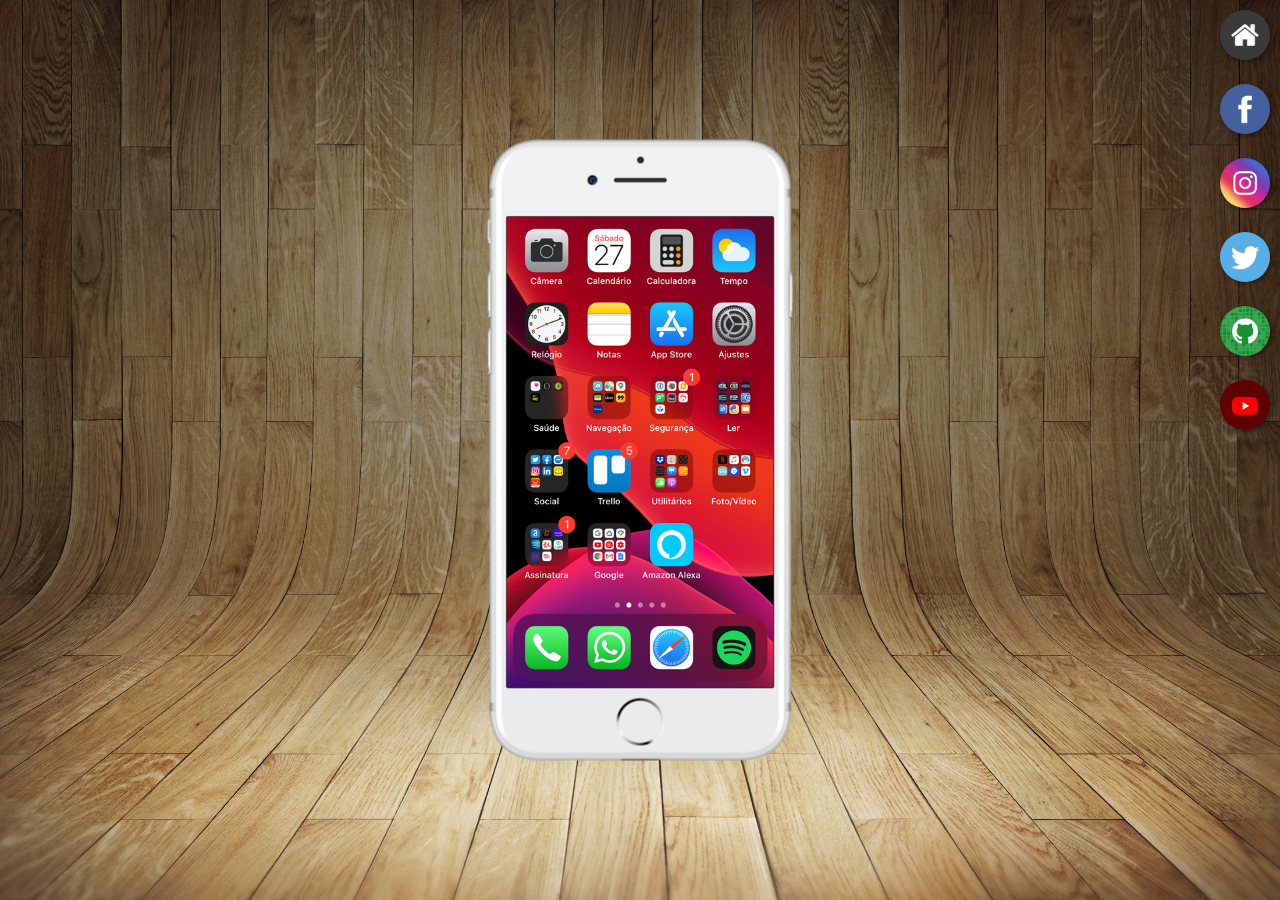
<file: index.html>
<!DOCTYPE html>
<html lang="pt-br">
<head>
    <meta charset="UTF-8">
    <meta http-equiv="X-UA-Compatible" content="IE=edge">
    <meta name="viewport" content="width=device-width, initial-scale=1.0">
    <link rel="shortcut icon" href="favicon.ico" type="image/x-icon">
    <link rel="stylesheet" href="estilos/style.css">
    <title>Redes Sociais</title>
</head>
<body>
    <main>
        <section id="telefone">
            <iframe src="home.html" frameborder="0" name="tela" id="tela">
                Seu navegador não e compativel com iframe!
            </iframe>
        </section>
        <section id="redes-sociais">
            <a href="home.html" target="tela"><img src="imagens/logo-home.jpg" alt=""></a><br>
            <a href="facebook.html" target="tela"><img src="imagens/logo-facebook.jpg" alt=""></a><br>
            <a href="instagram.html" target="tela"><img src="imagens/logo-instagram.jpg" alt=""></a><br>
            <a href="twitter.html" target="tela"><img src="imagens/logo-twitter.jpg" alt=""></a><br>
            <a href="github.html" target="tela"><img src="imagens/logo-github.jpg" alt=""></a><br>
            <a href="youtube.html" target="tela"><img src="imagens/logo-youtube.jpg" alt=""></a>
        </section>
    </main>
</body>
</html>
</file>
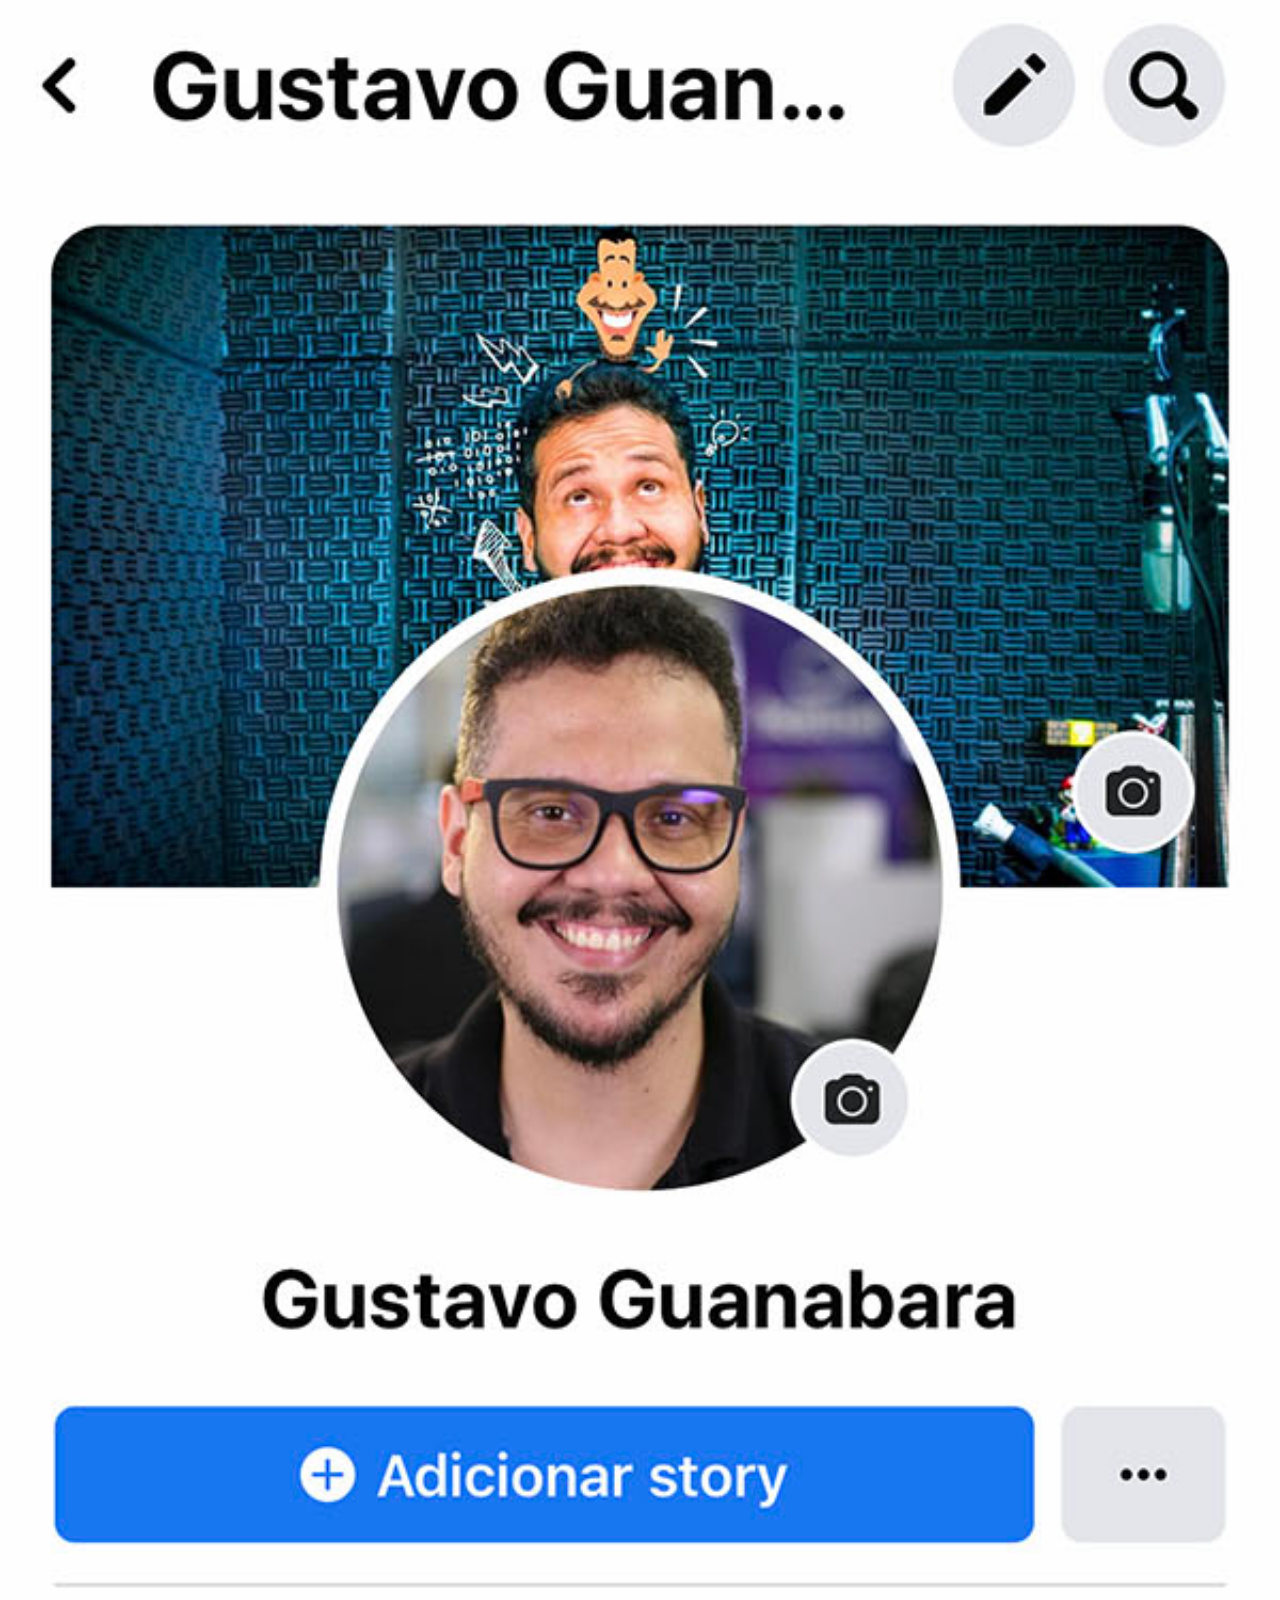
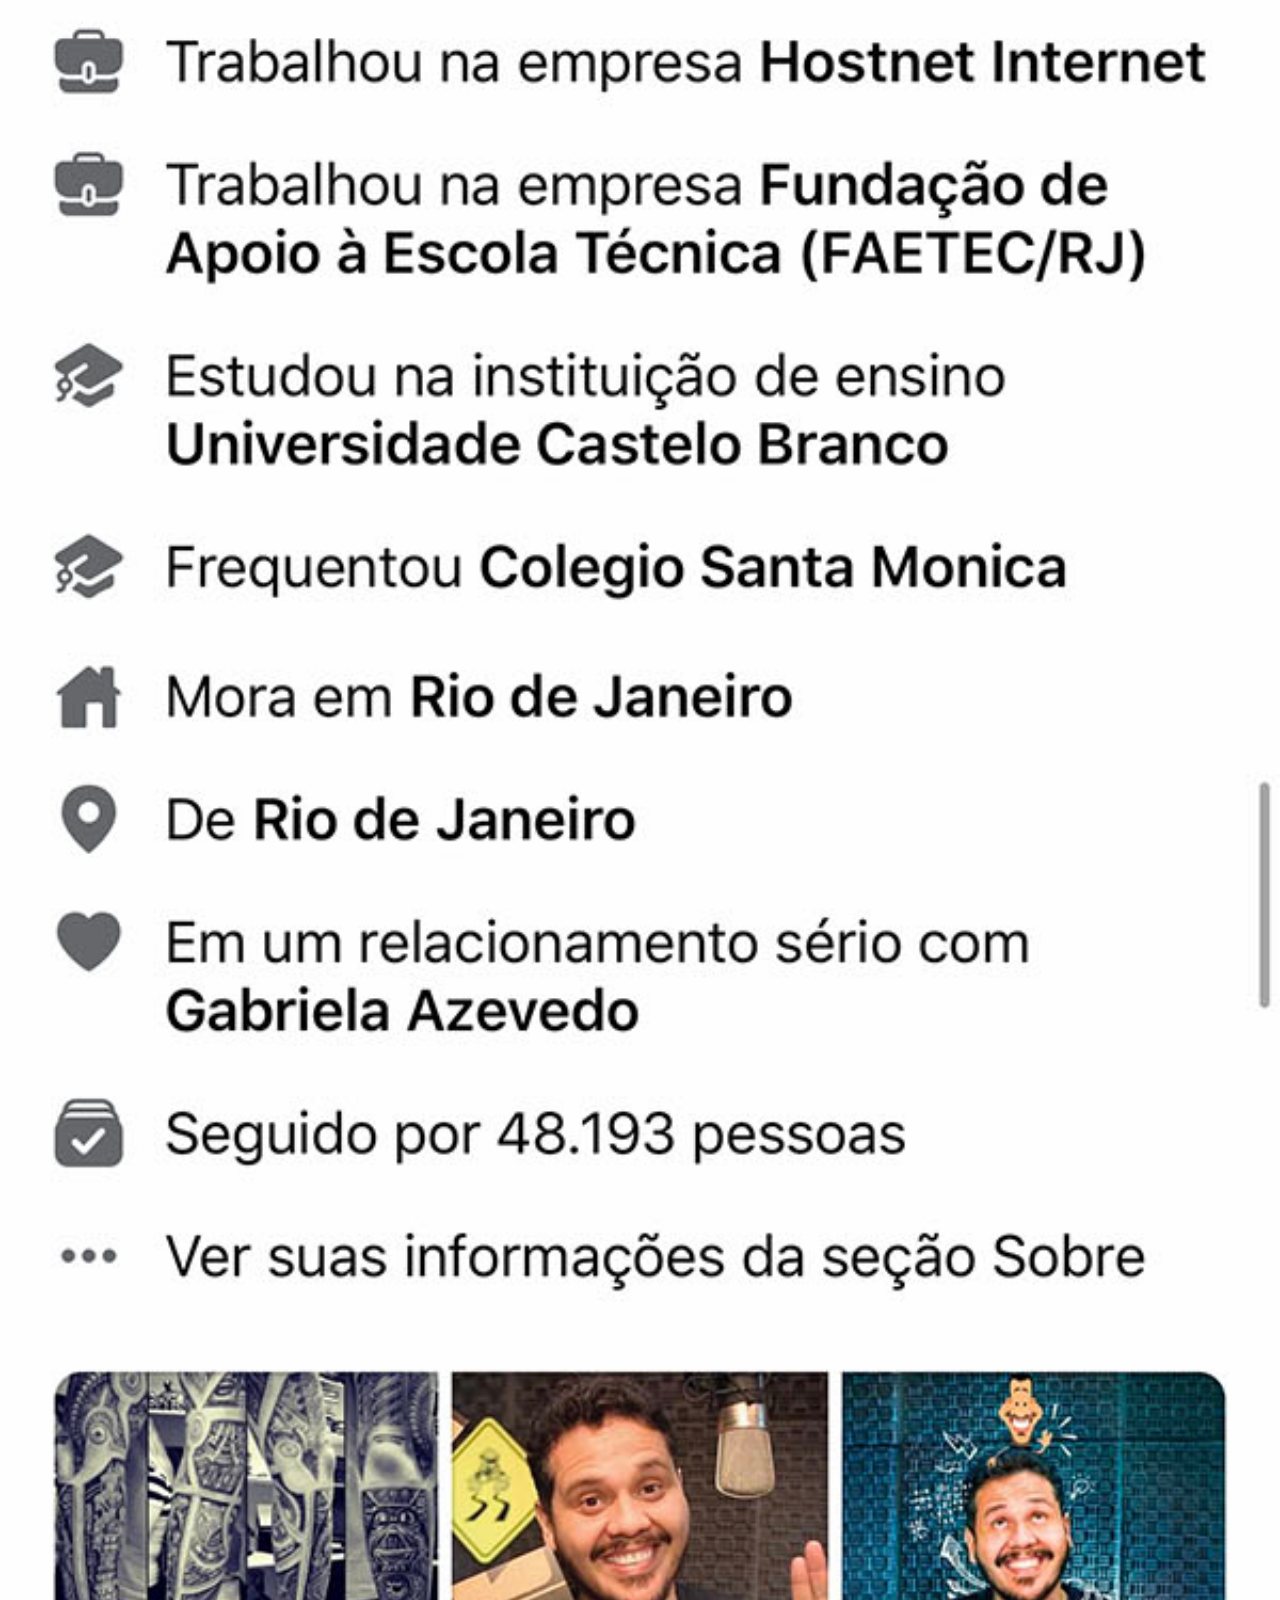
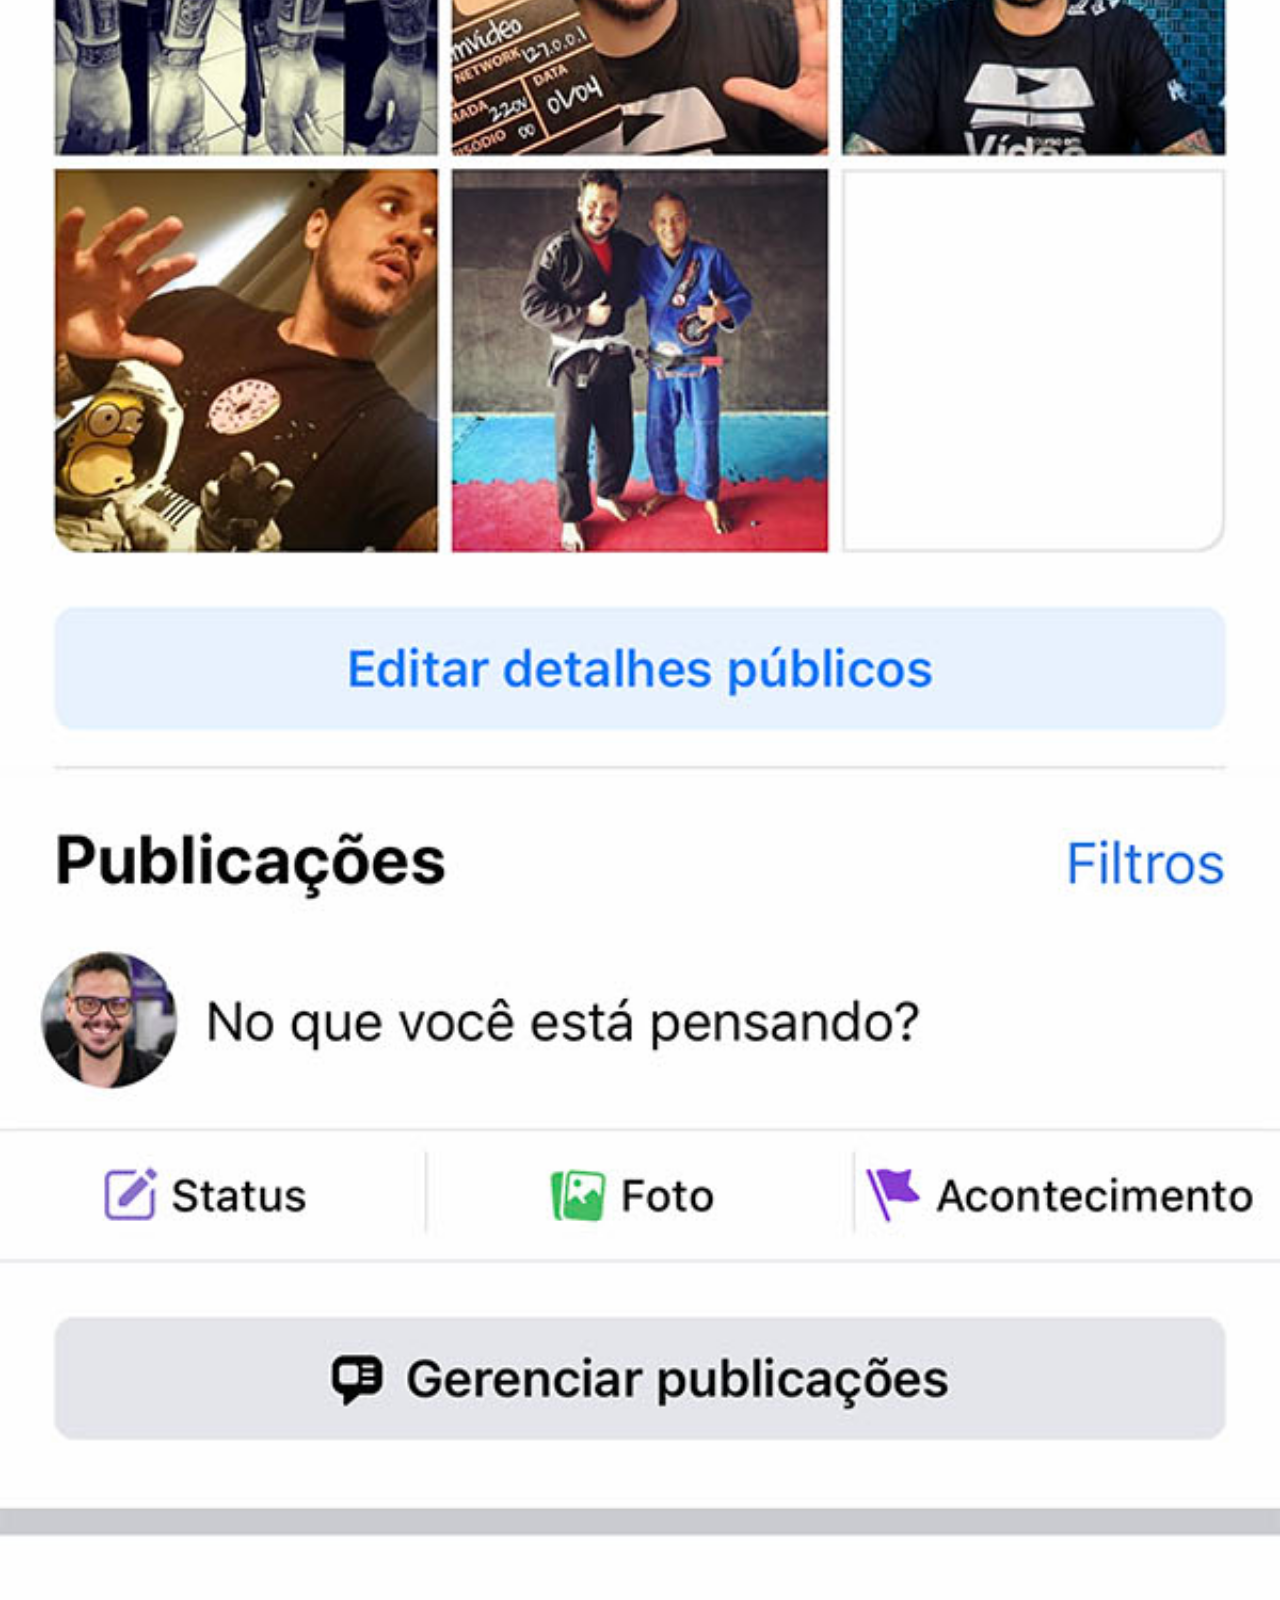
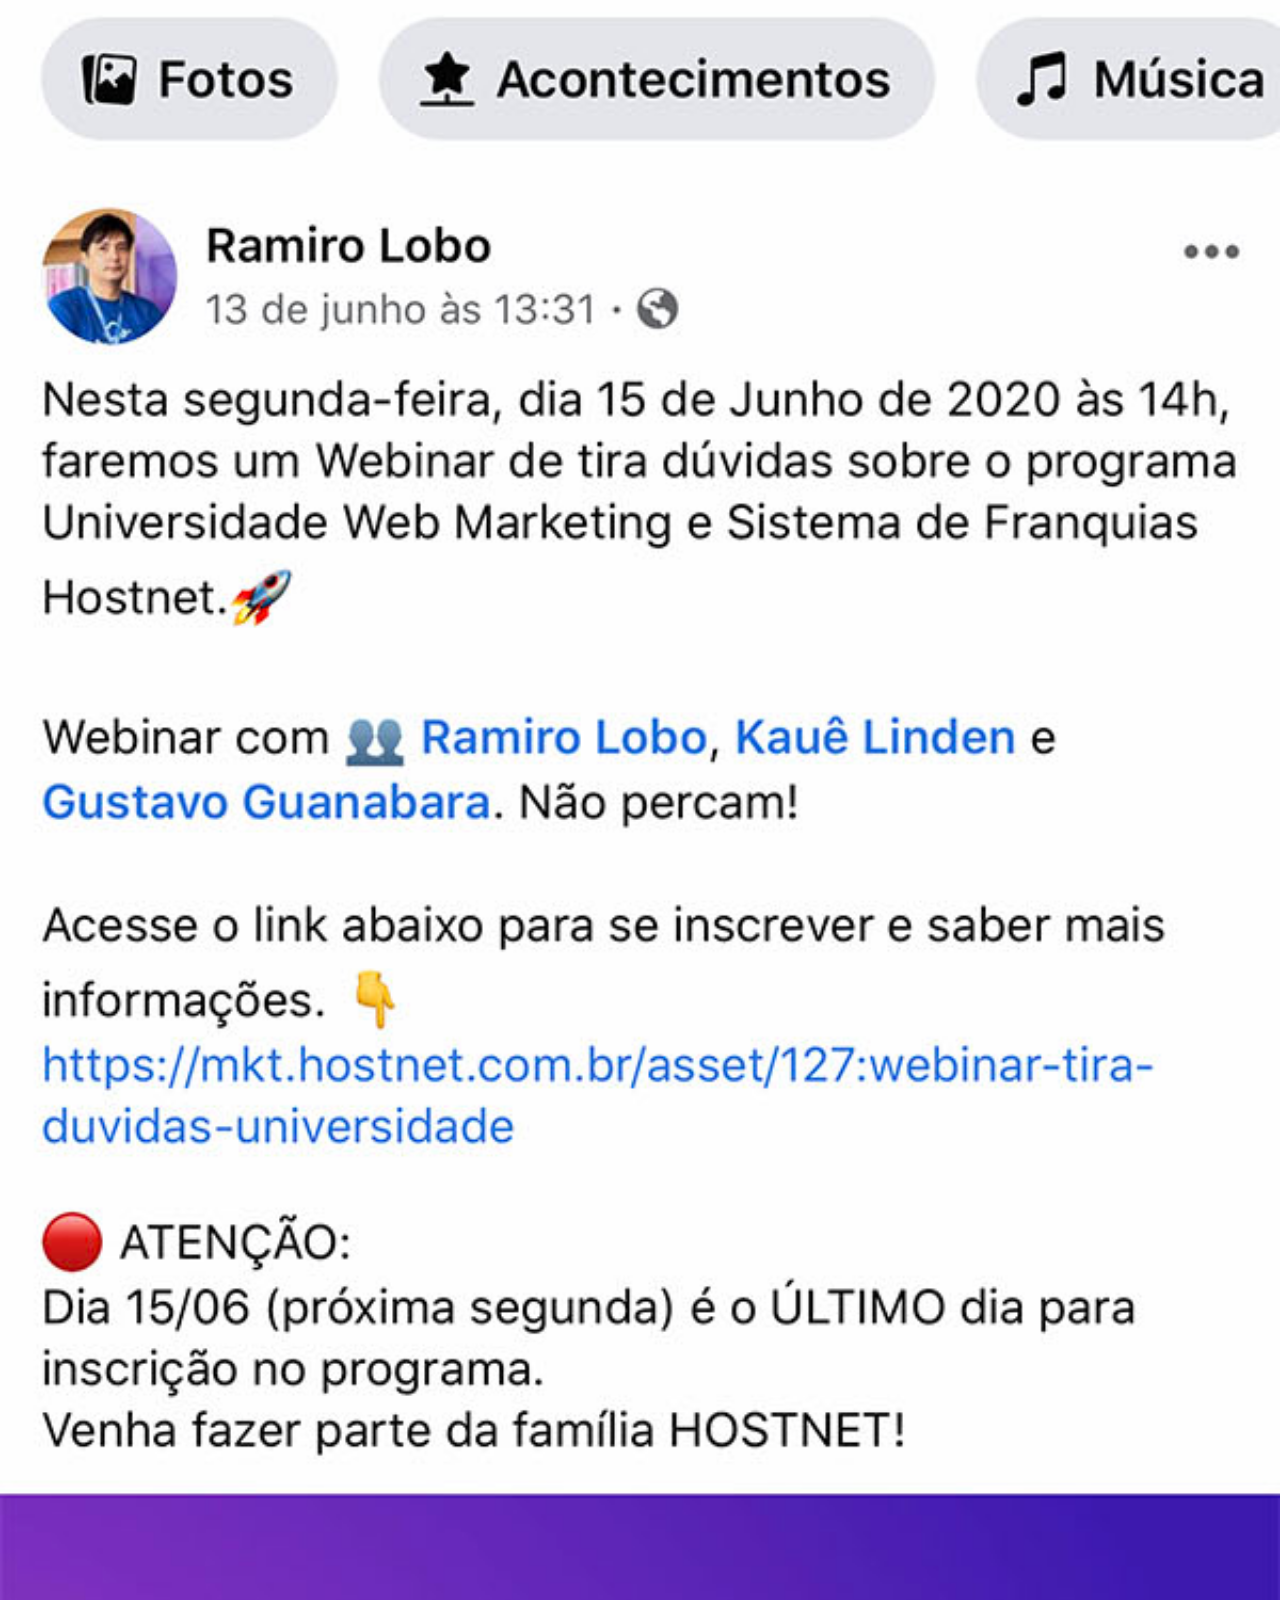
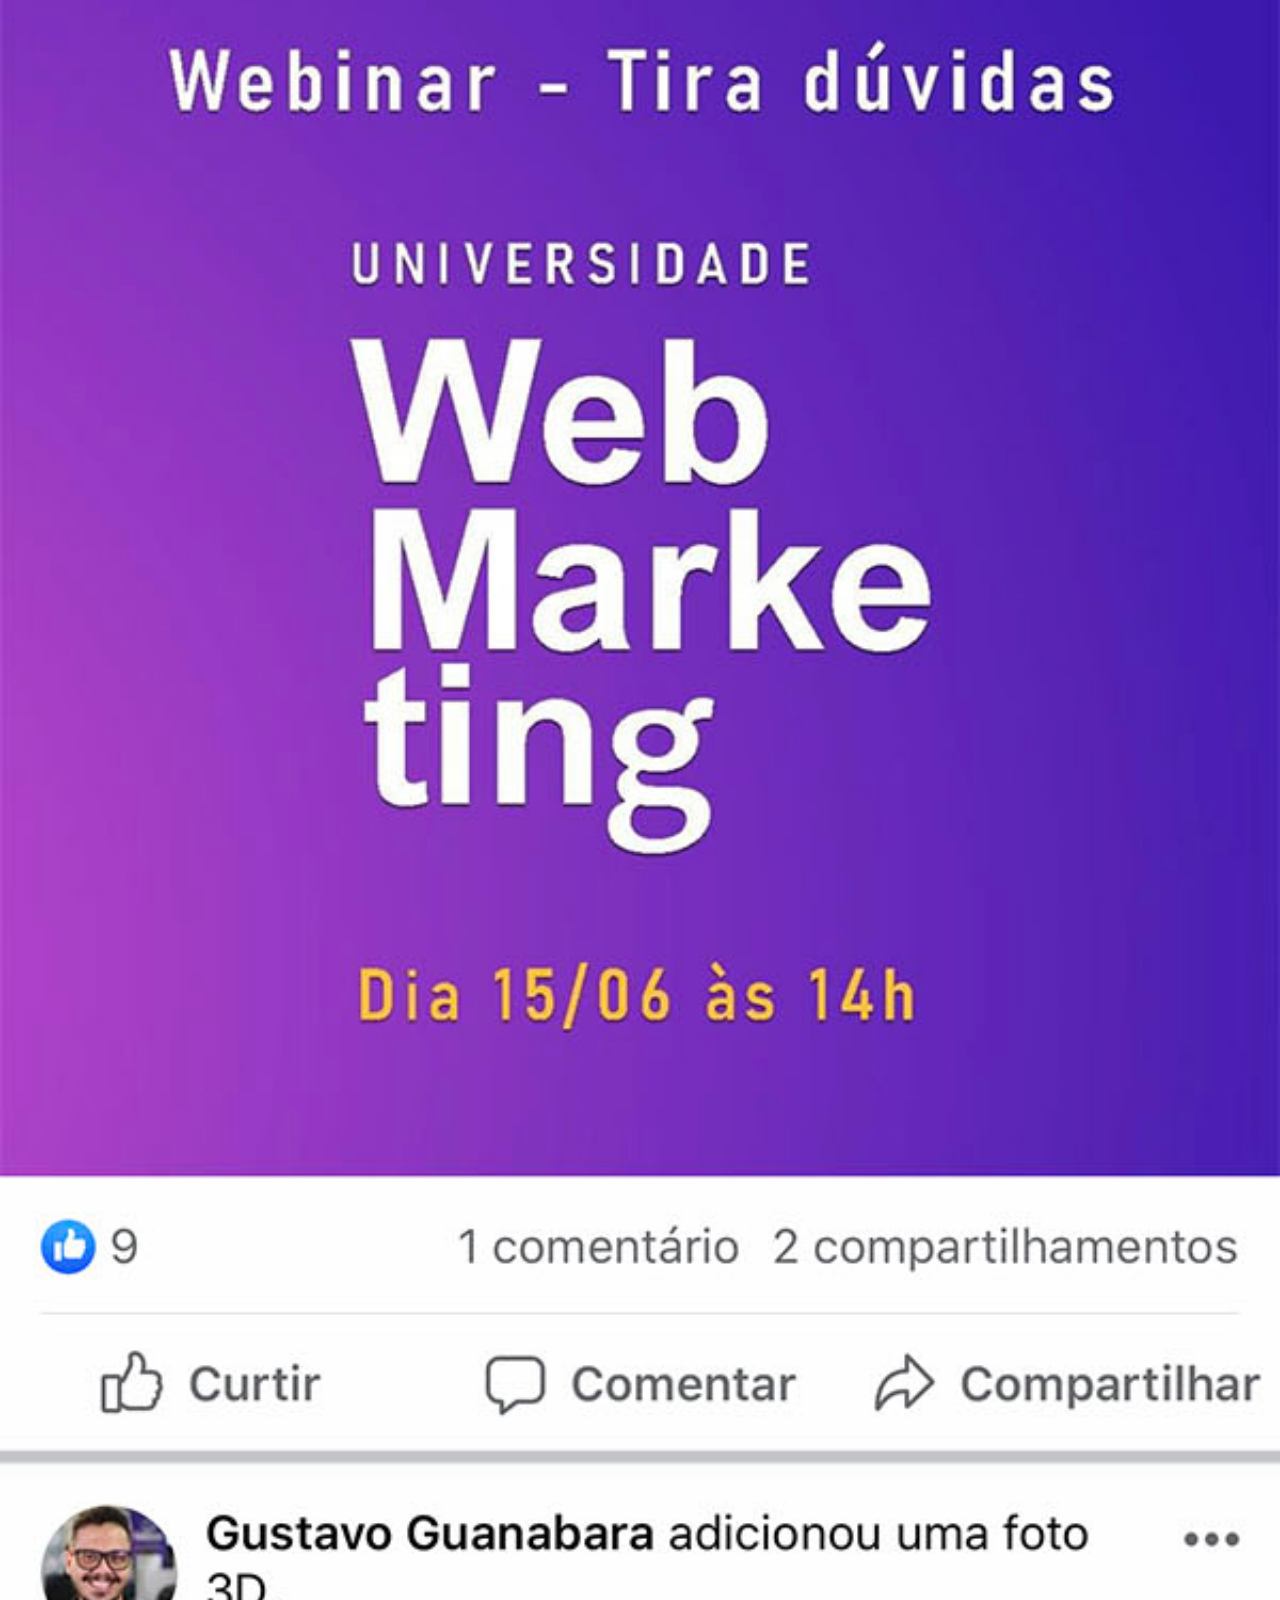
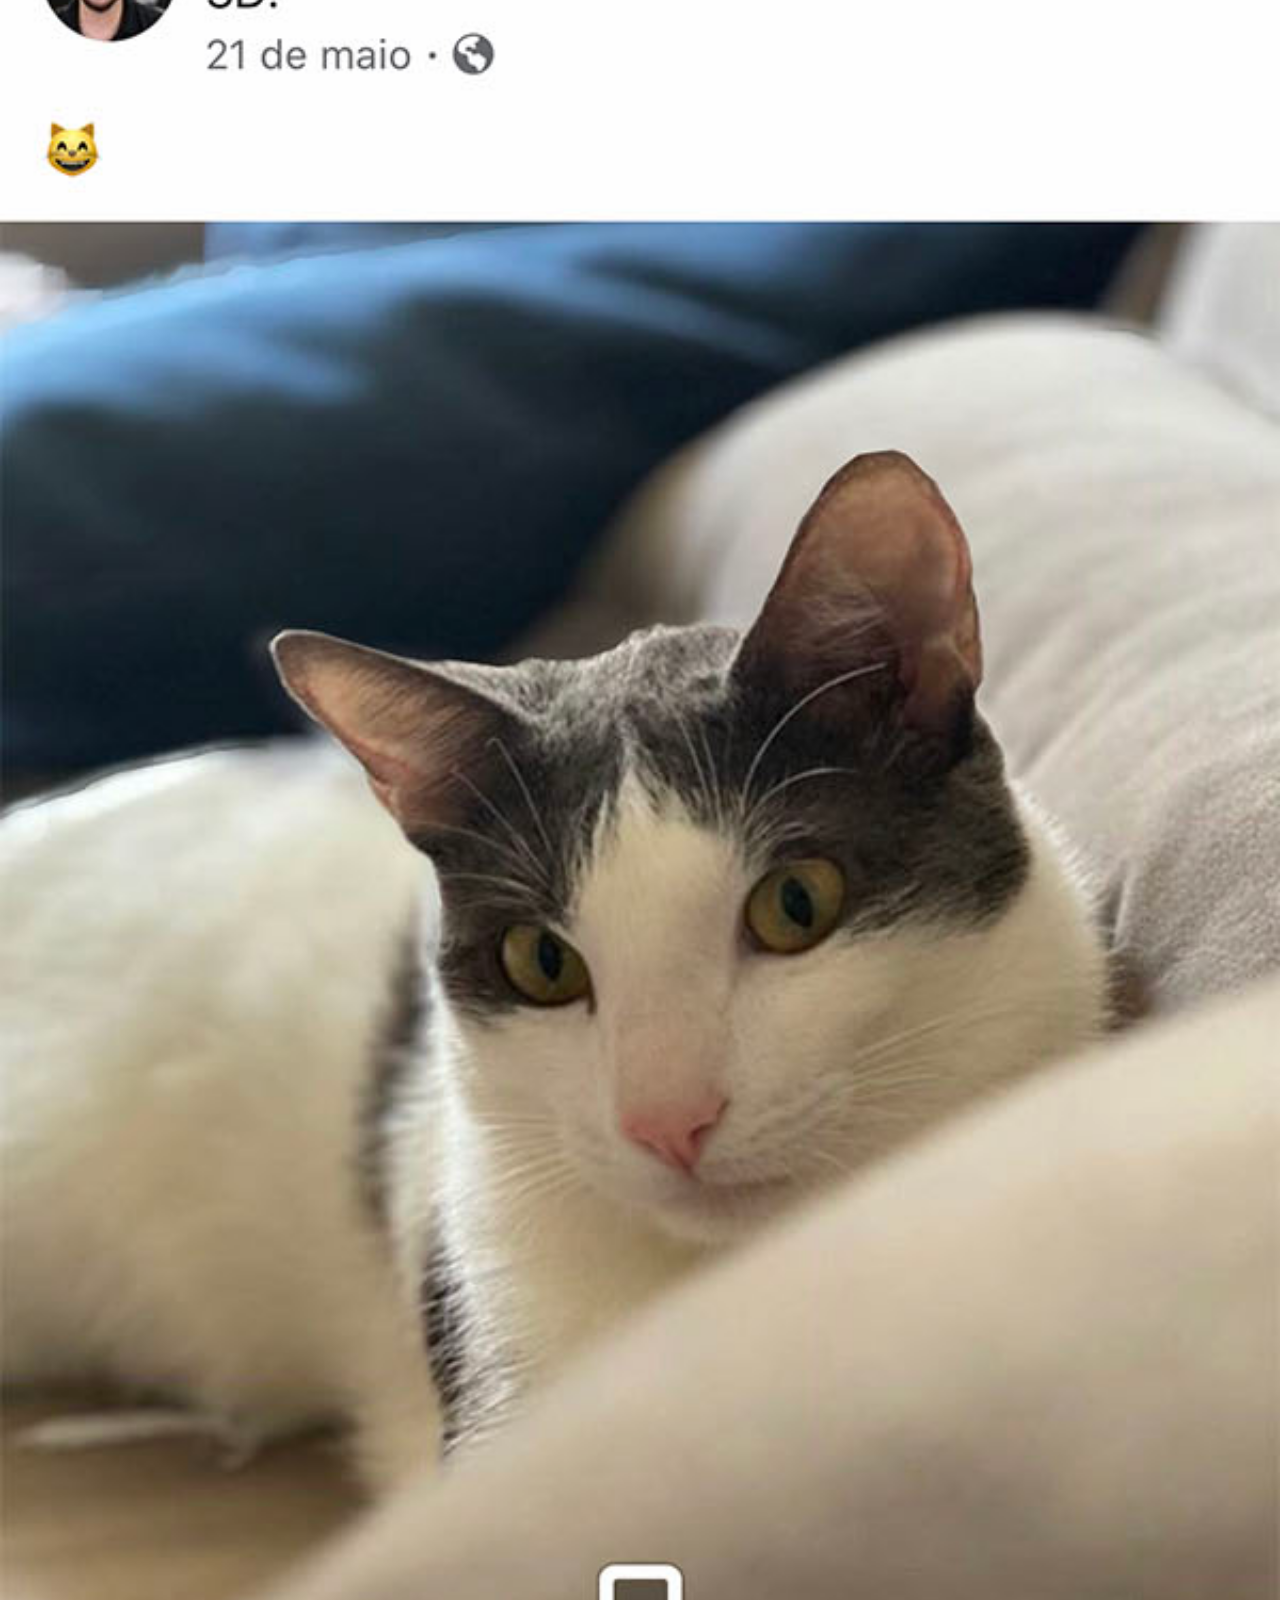
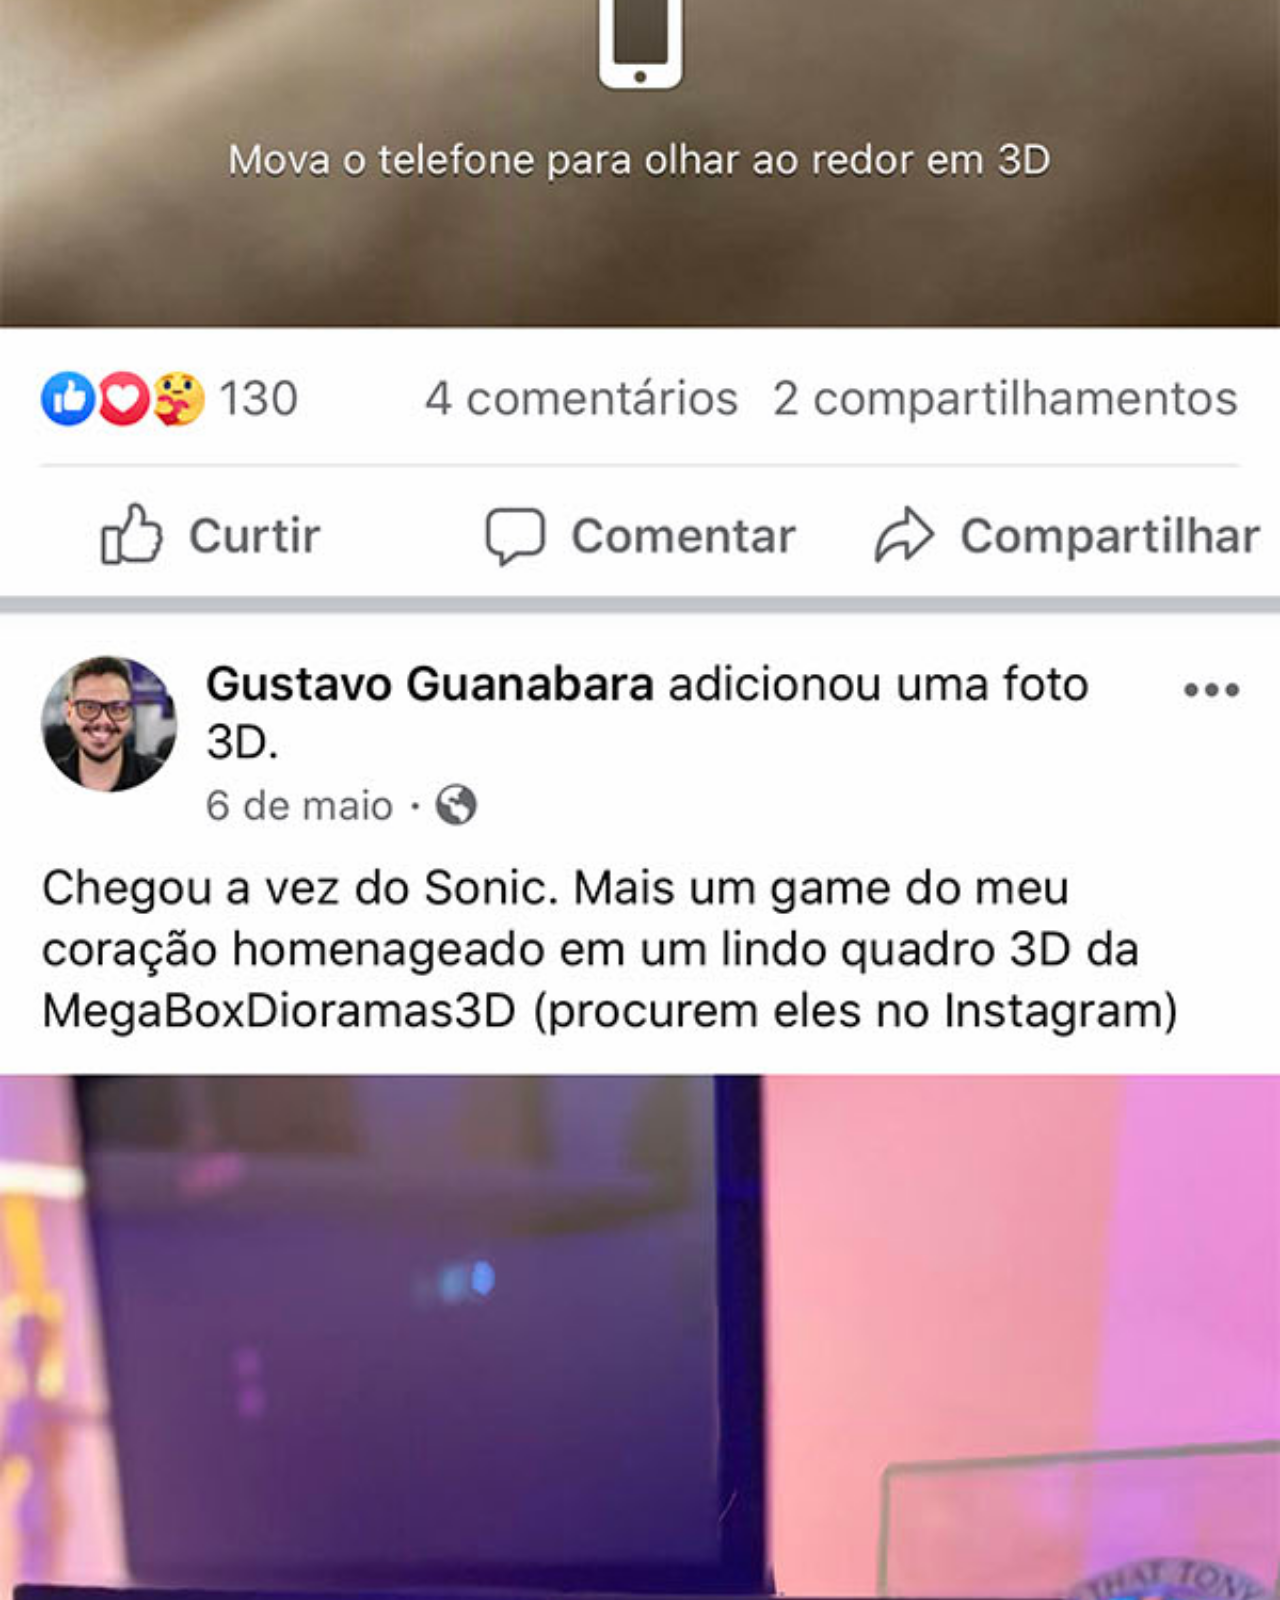
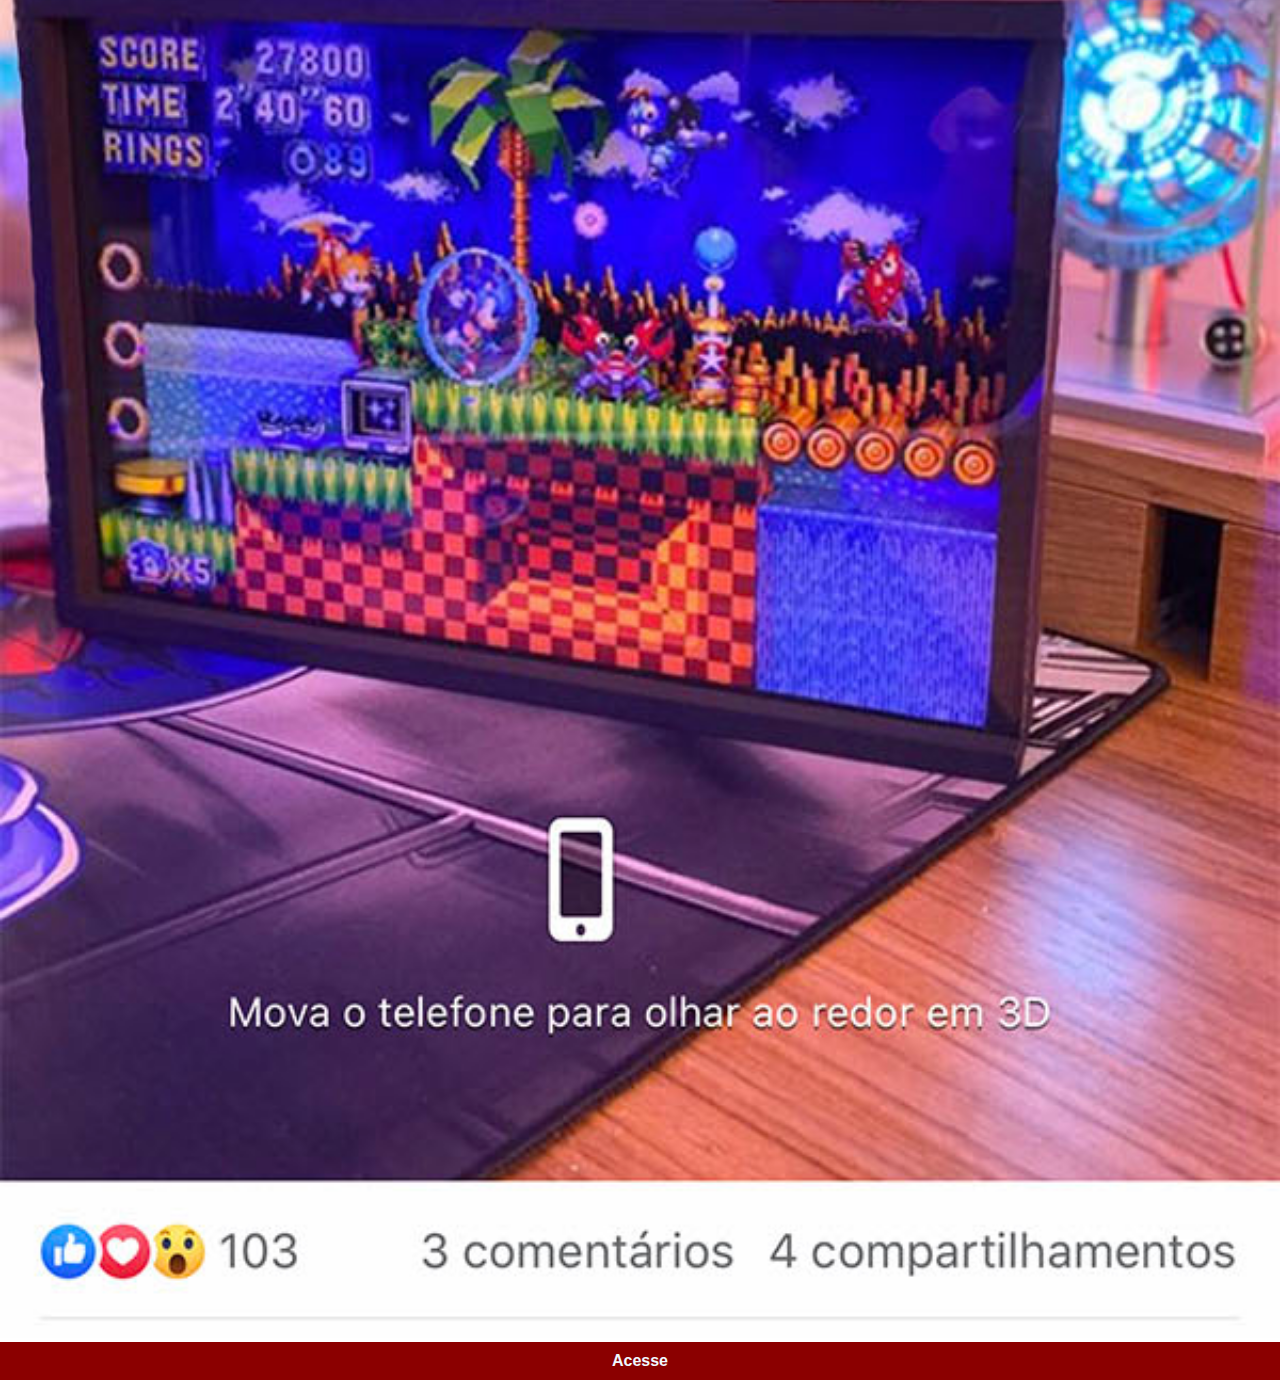
<file: facebook.html>
<!DOCTYPE html>
<html lang="pt-br">
<head>
    <meta charset="UTF-8">
    <meta http-equiv="X-UA-Compatible" content="IE=edge">
    <meta name="viewport" content="width=device-width, initial-scale=1.0">
    <link rel="stylesheet" href="estilos/social.css">
    <title>Youtube</title>
</head>
<body>
    <img src="imagens/tela-facebook.jpg" alt="">
    <a href="https://facebook.com" target="_blank">Acesse</a>
</body>
</html>
</file>
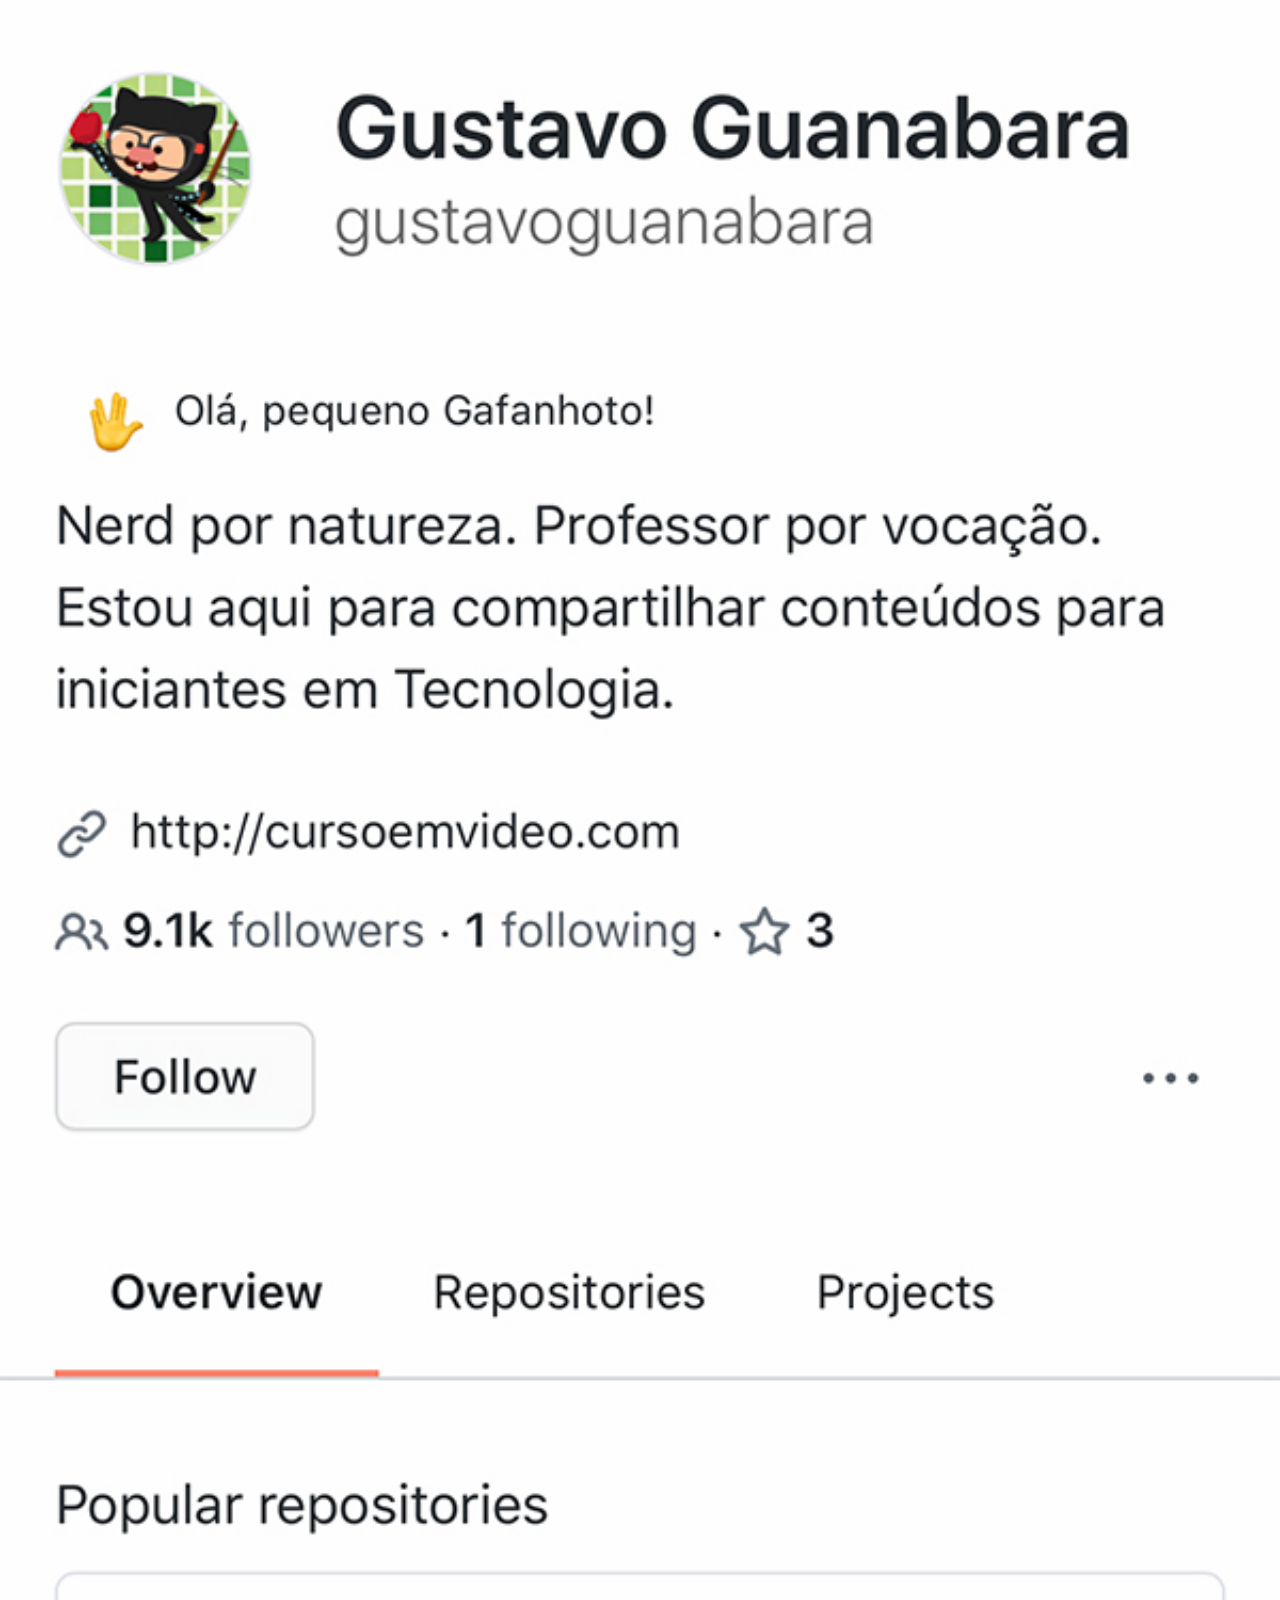
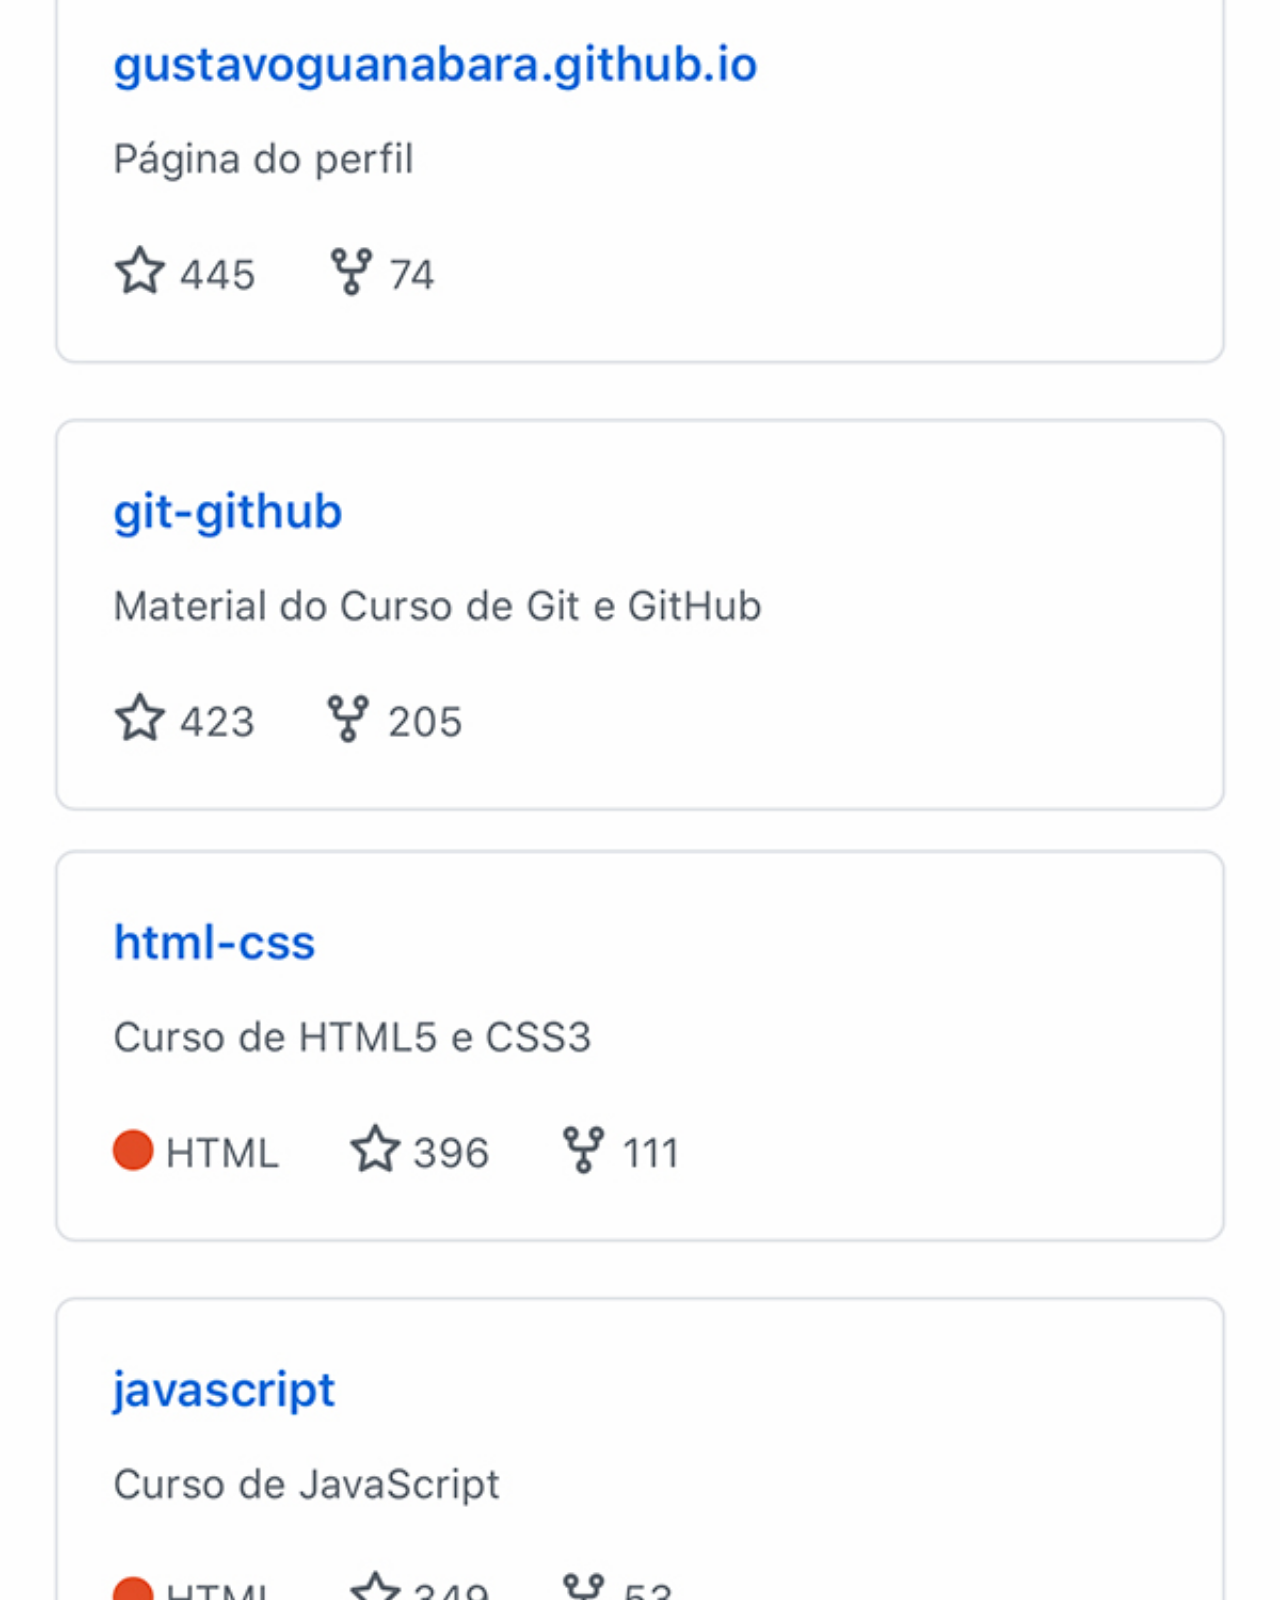
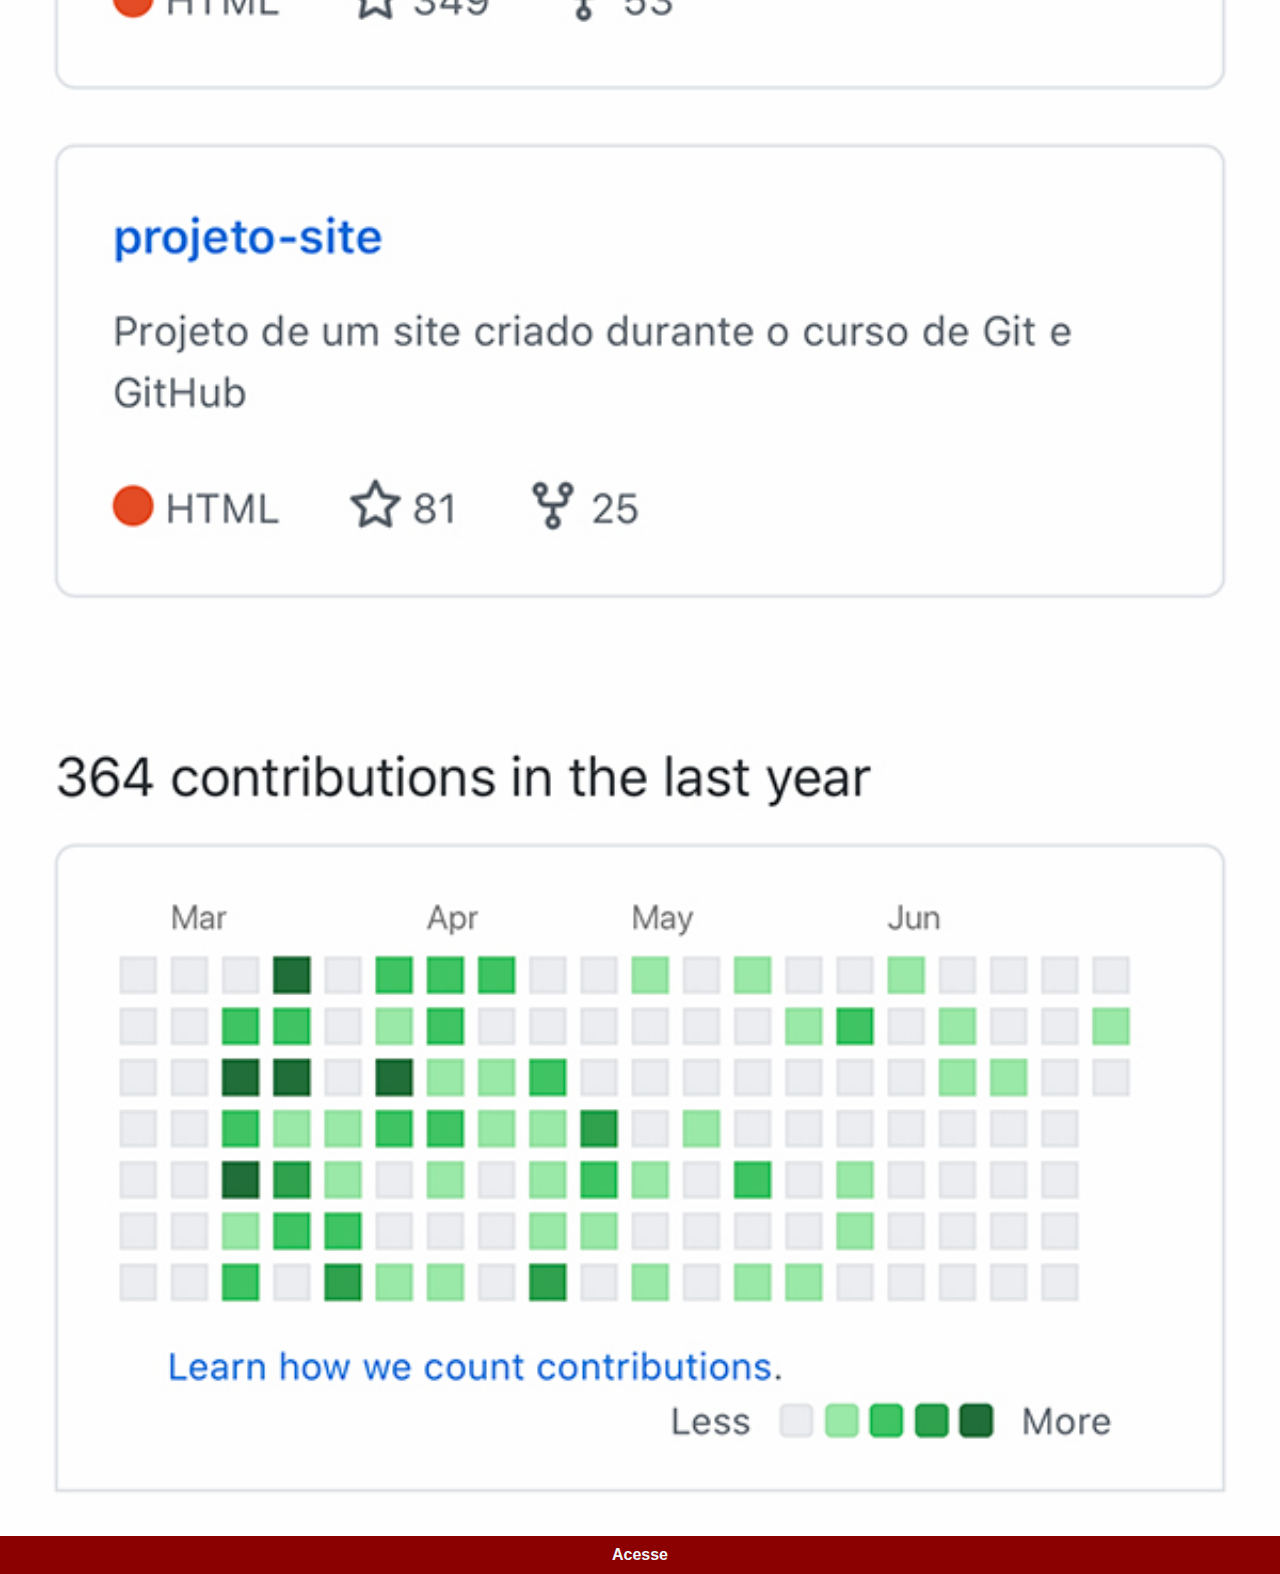
<file: github.html>
<!DOCTYPE html>
<html lang="pt-br">
<head>
    <meta charset="UTF-8">
    <meta http-equiv="X-UA-Compatible" content="IE=edge">
    <meta name="viewport" content="width=device-width, initial-scale=1.0">
    <link rel="stylesheet" href="estilos/social.css">
    <title>Youtube</title>
</head>
<body>
    <img src="imagens/tela-github.jpg" alt="">
    <a href="https://github.com/leonidasrsantos" target="_blank">Acesse</a>
</body>
</html>
</file>
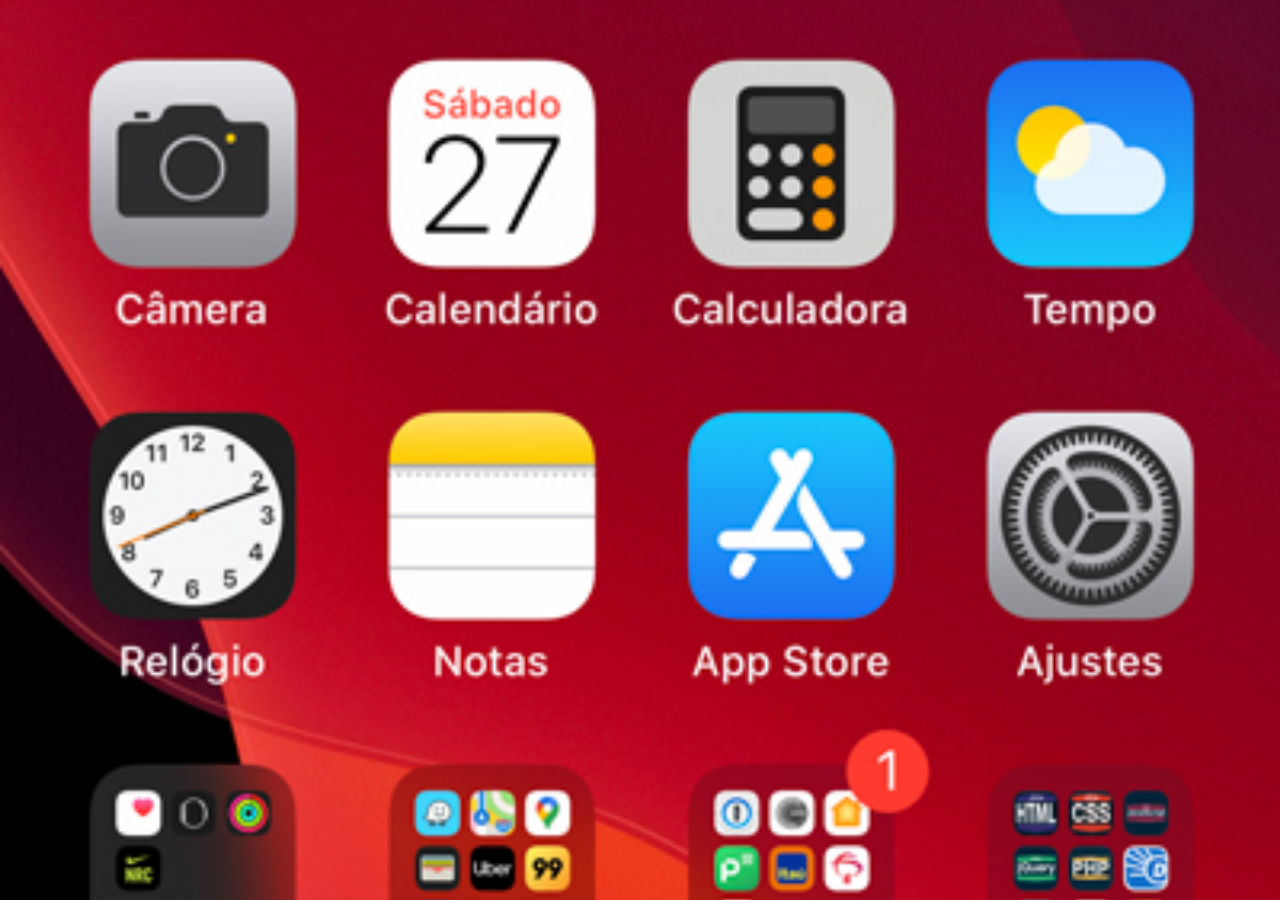
<file: home.html>
<!DOCTYPE html>
<html lang="pt-br">
<head>
    <meta charset="UTF-8">
    <meta http-equiv="X-UA-Compatible" content="IE=edge">
    <meta name="viewport" content="width=device-width, initial-scale=1.0">
    <title>home</title>
</head>
<style>
    *{
        margin: 0px;
        padding: 0px;
    }
    body{
        width: 100vw;
        height: 100vh;
        background: black url('imagens/tela-home.jpg') no-repeat top center;
        background-size: cover;
    }
</style>
<body>
    
</body>
</html>
</file>
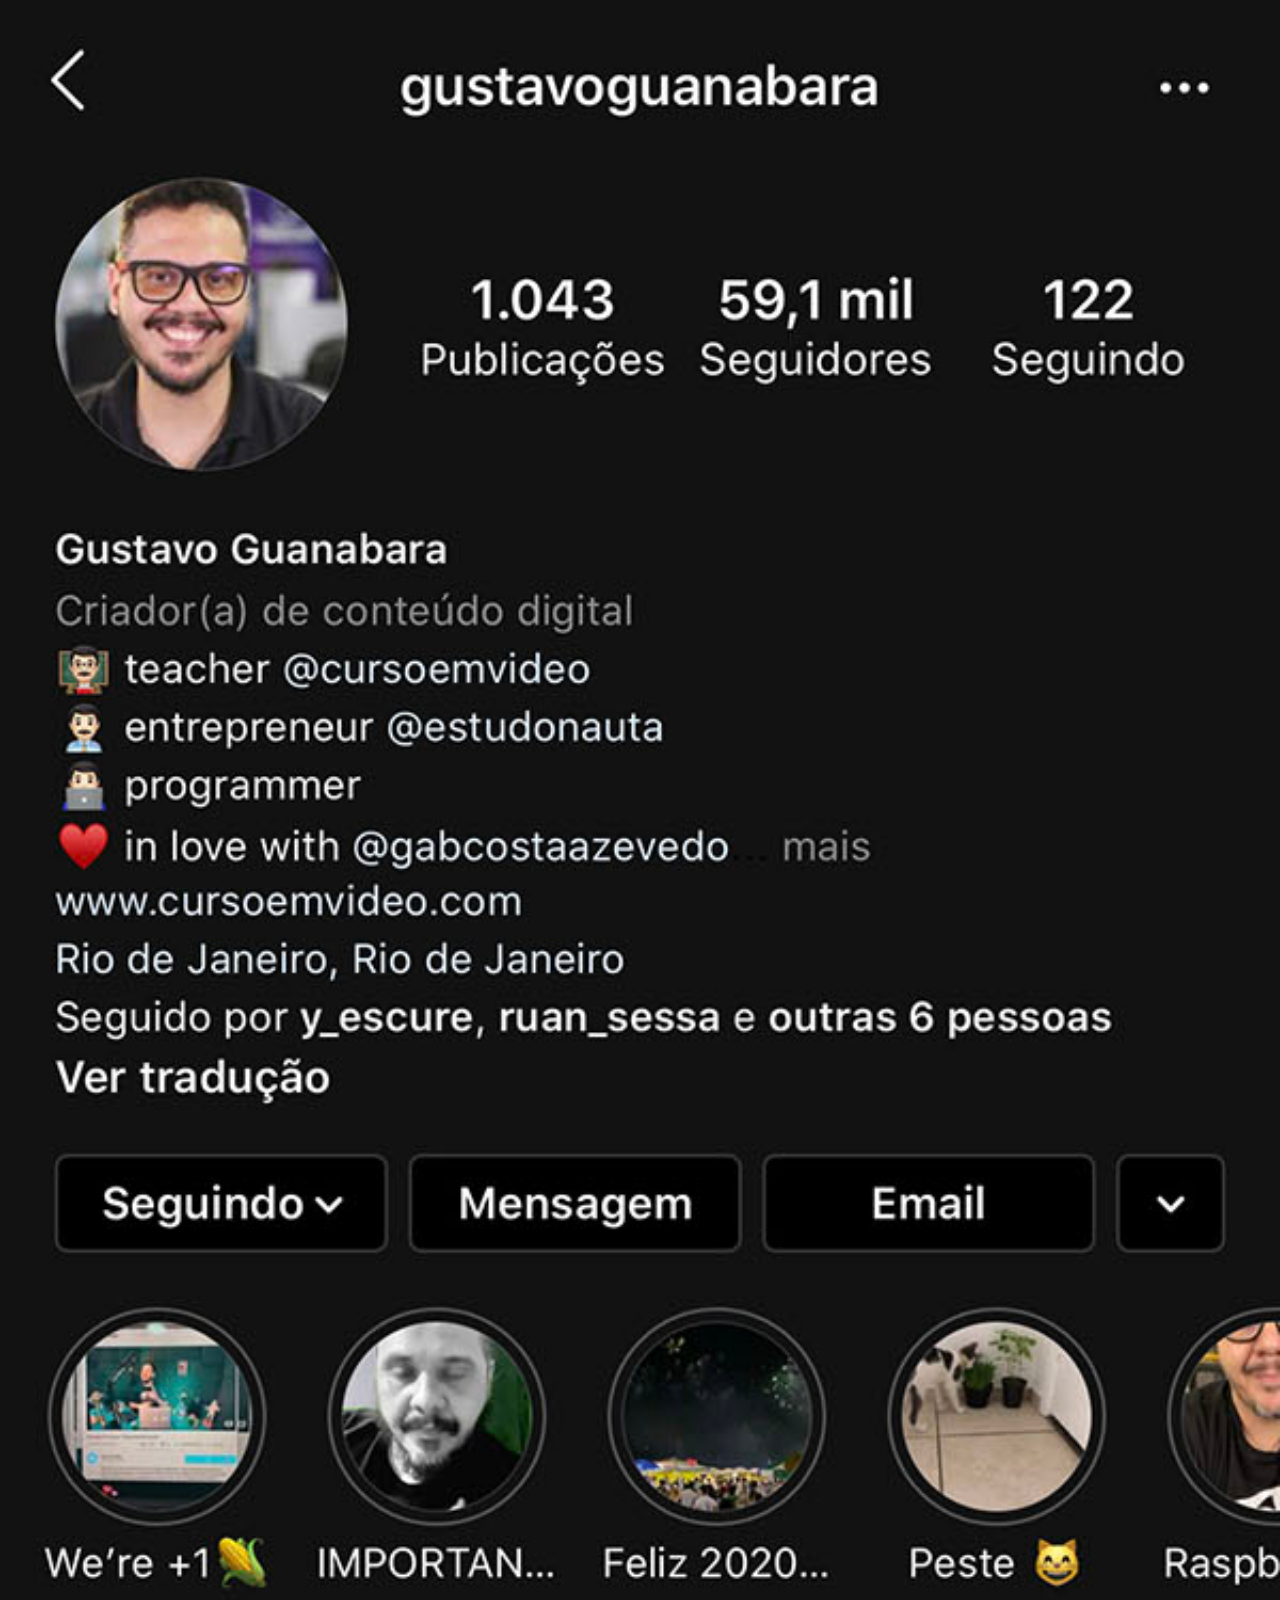
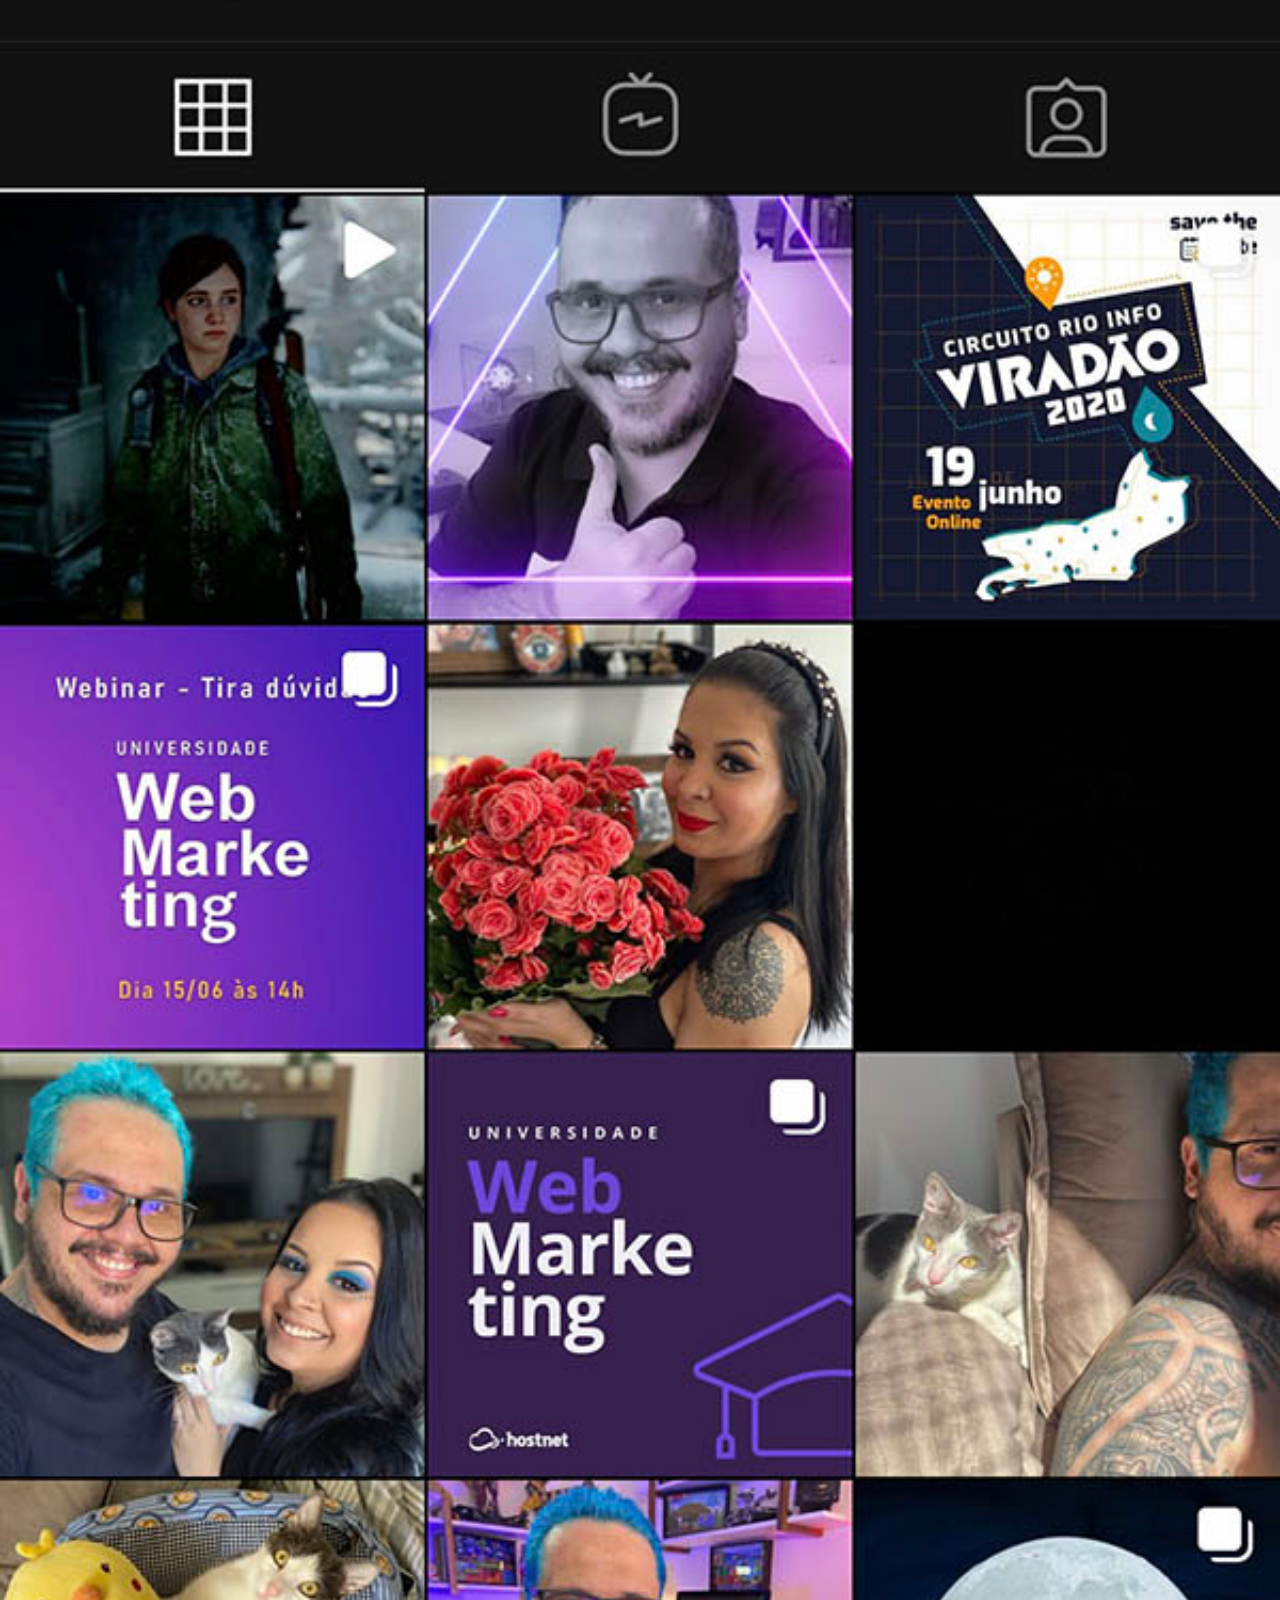
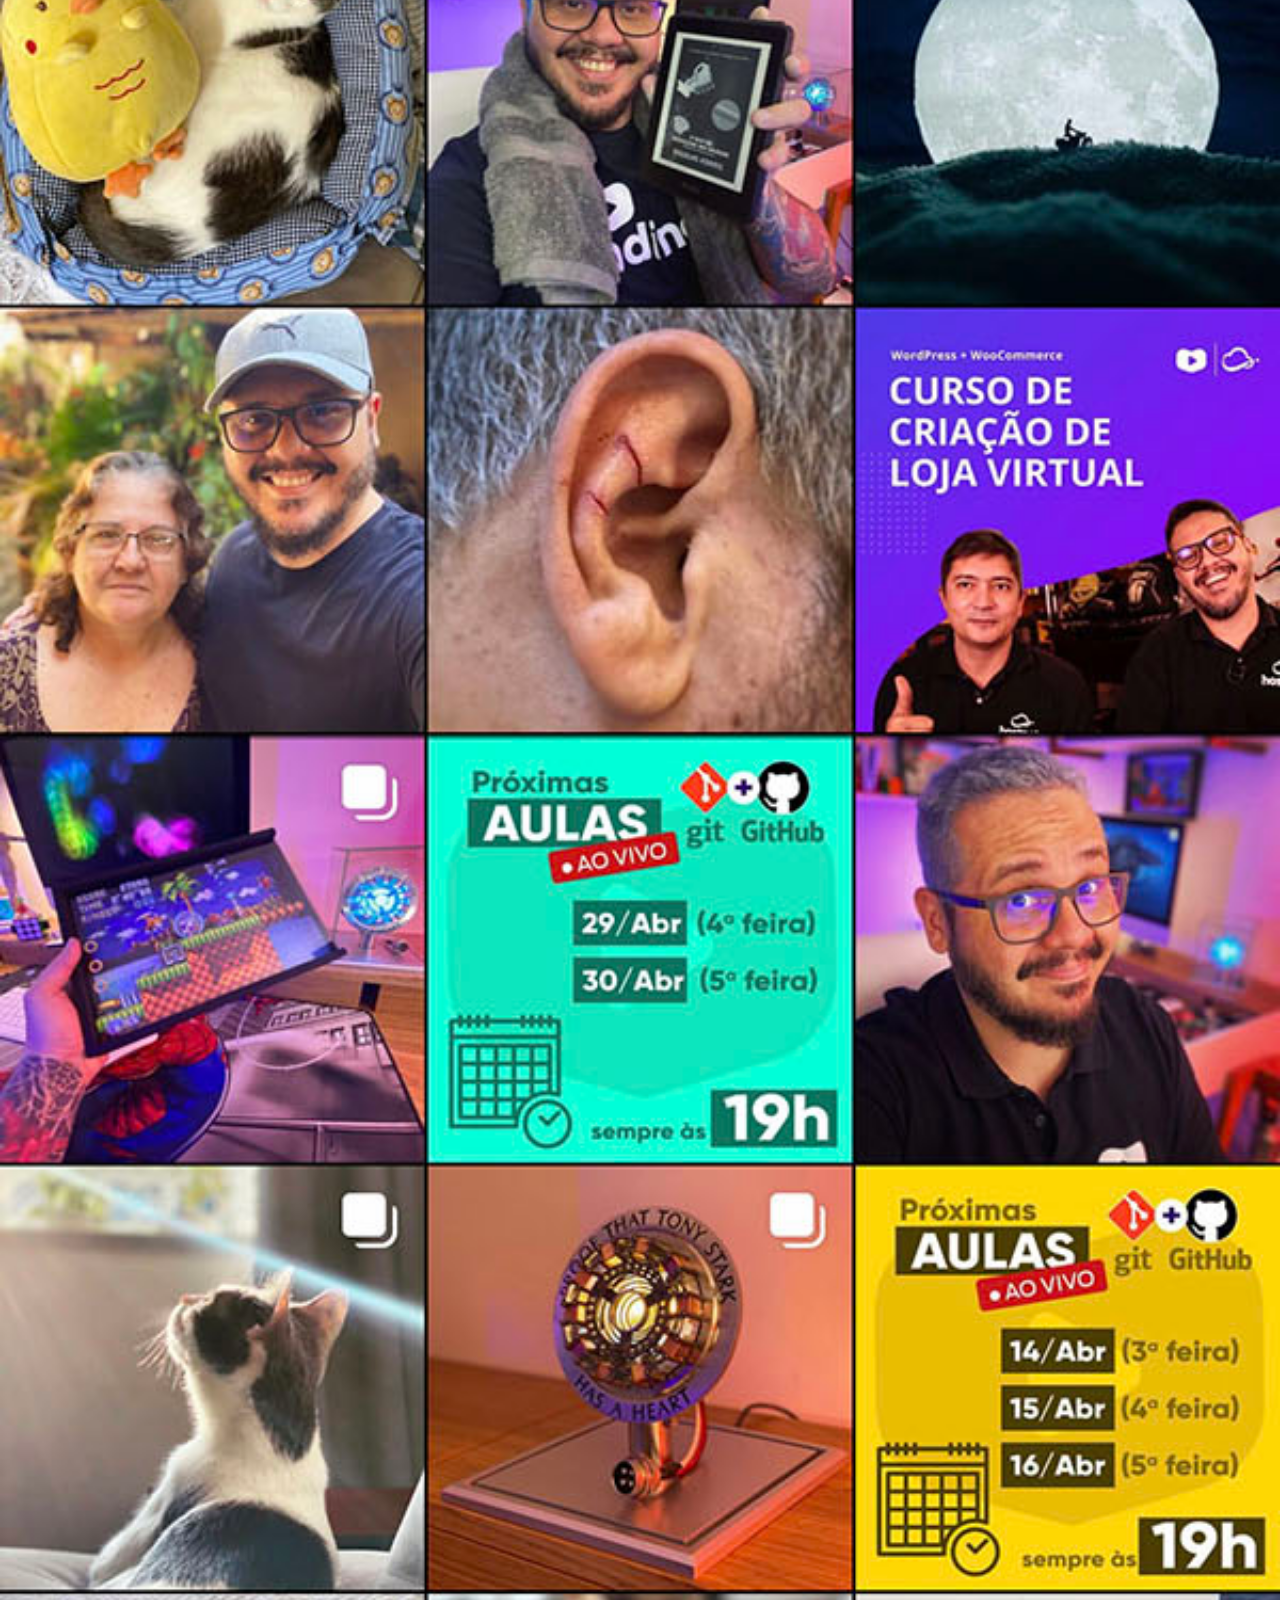
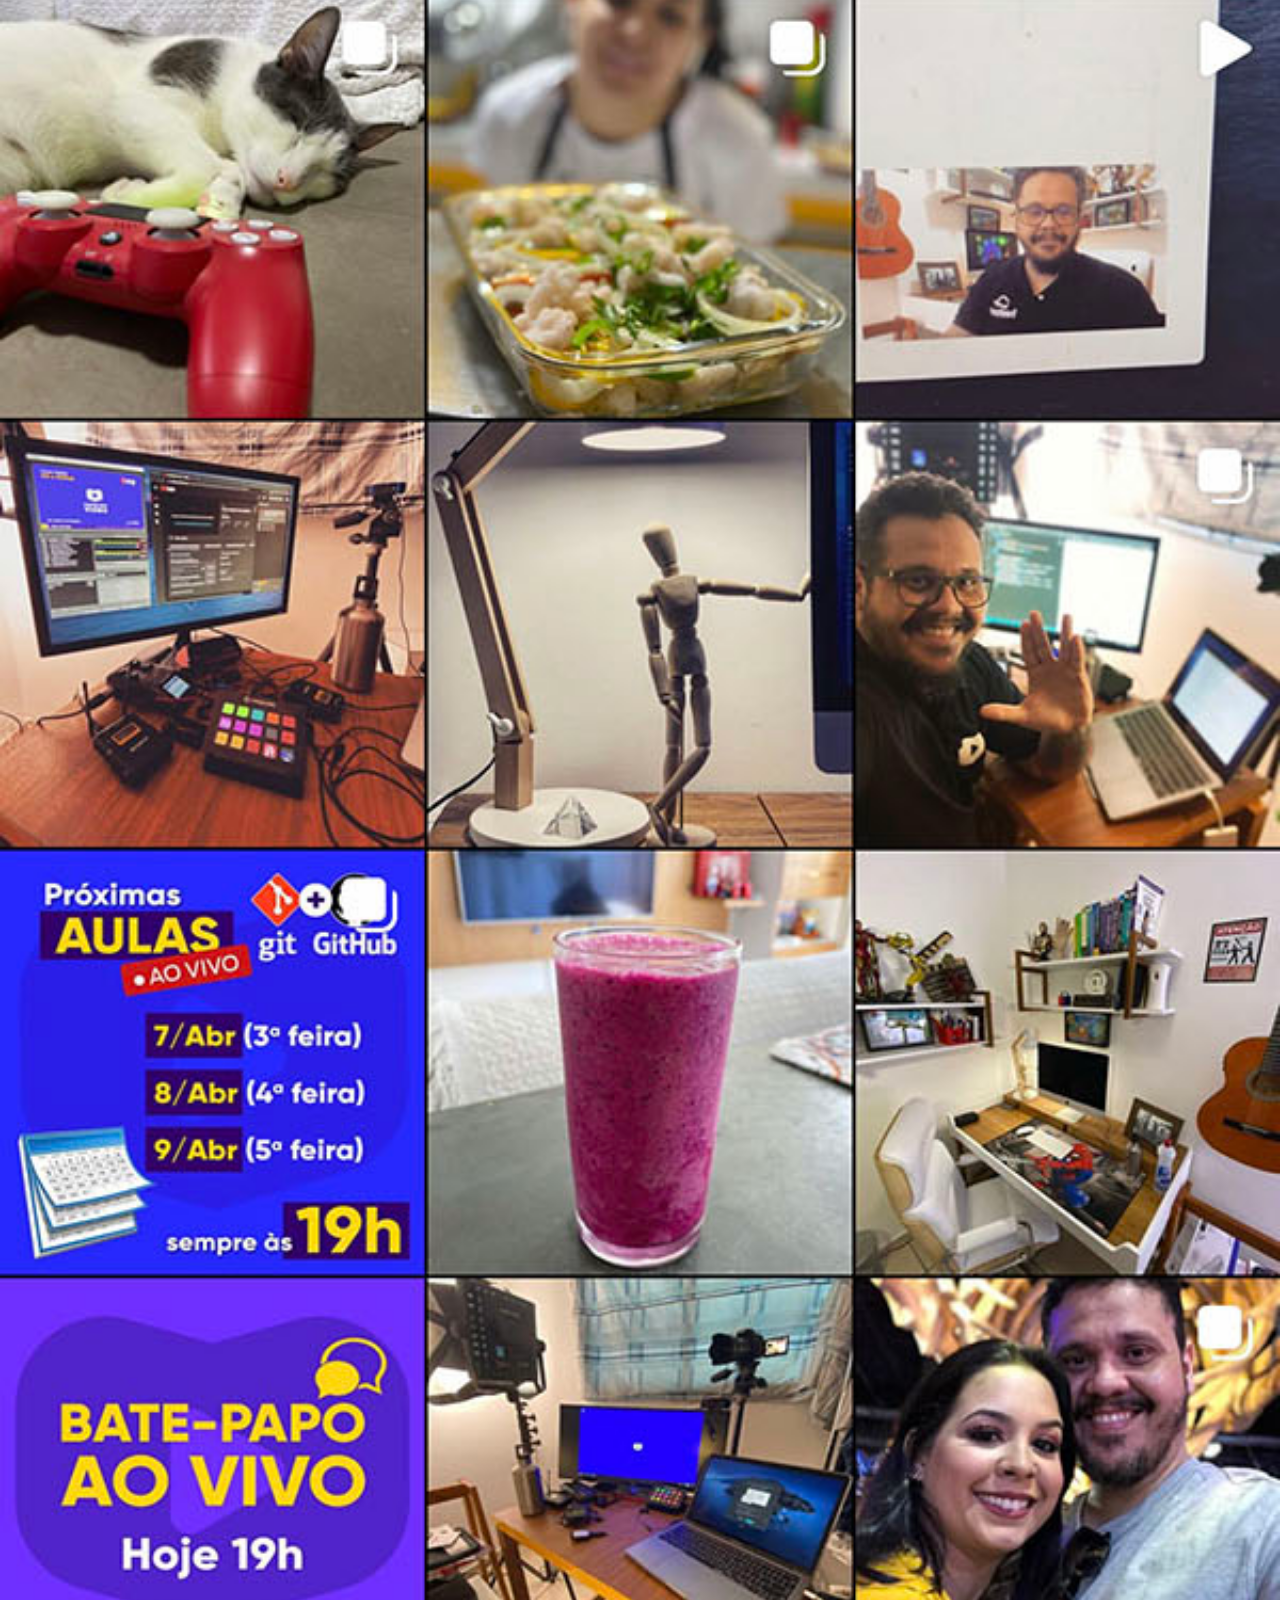
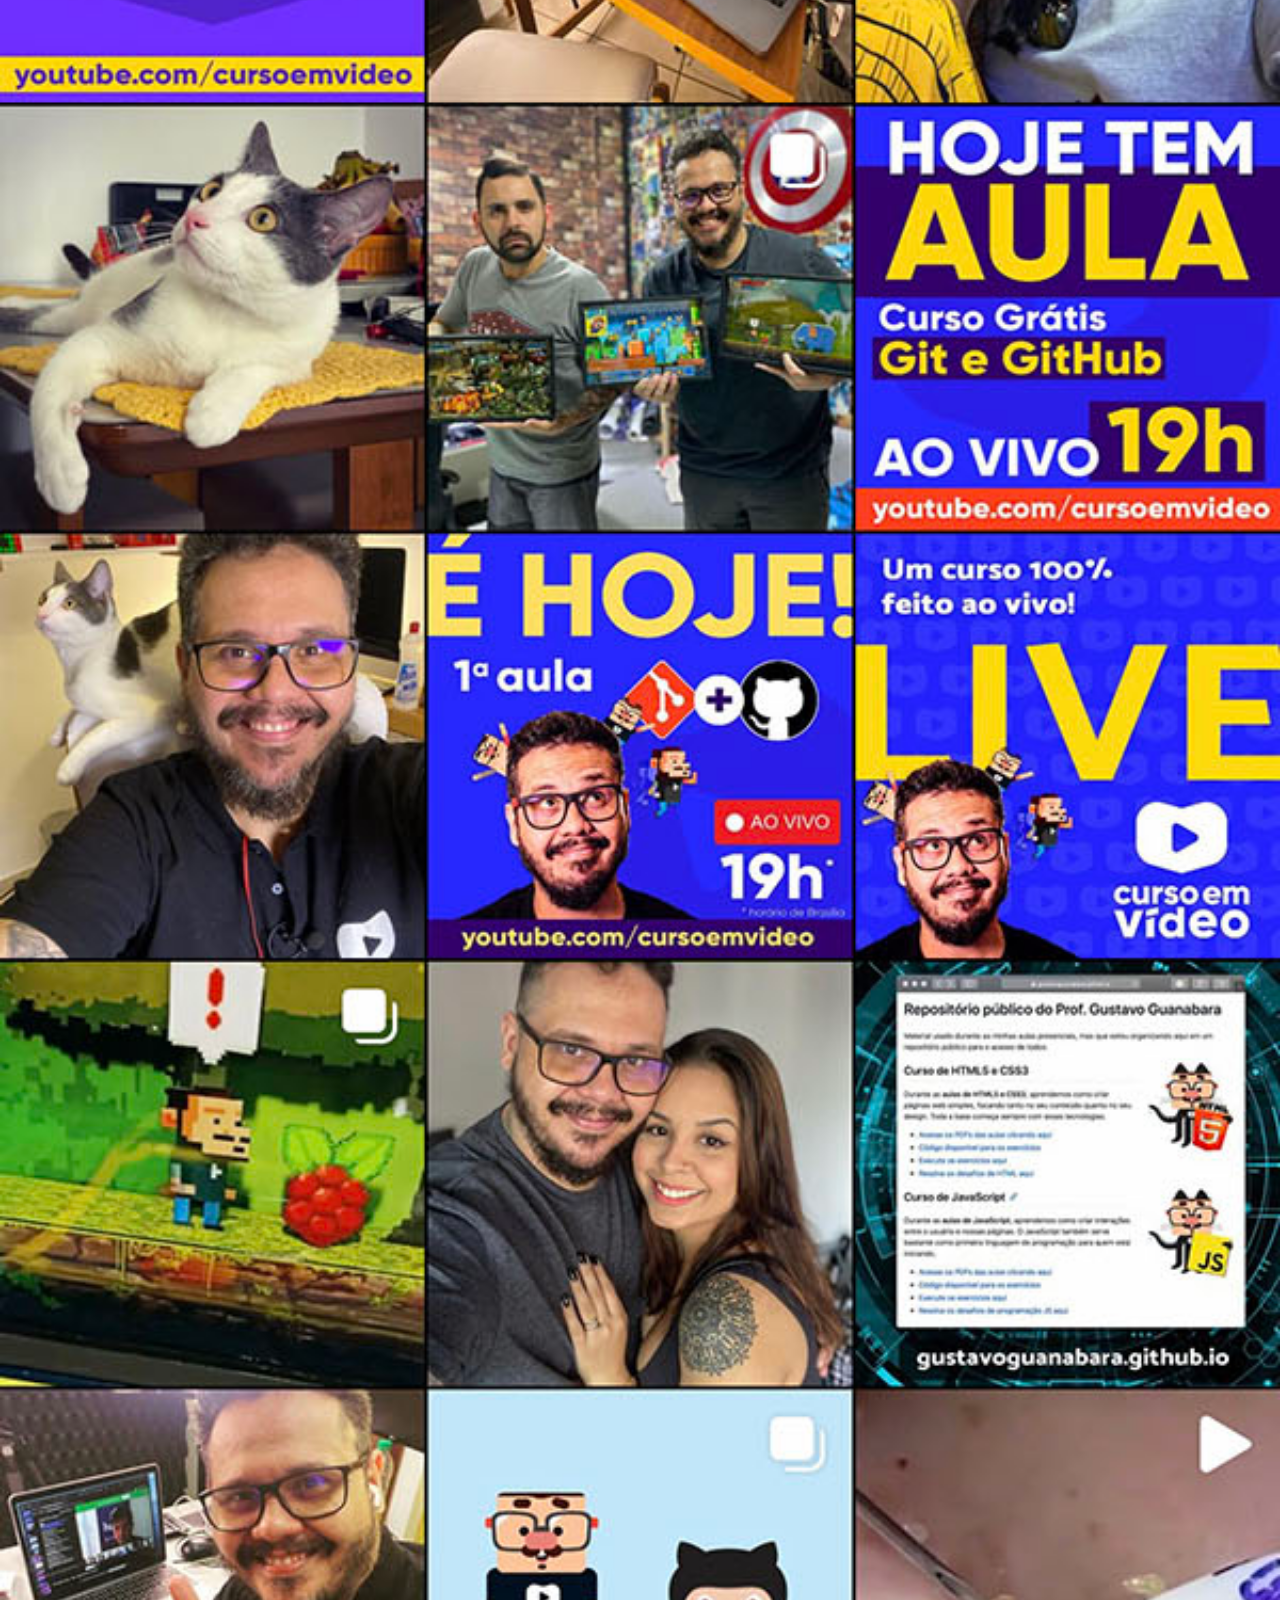
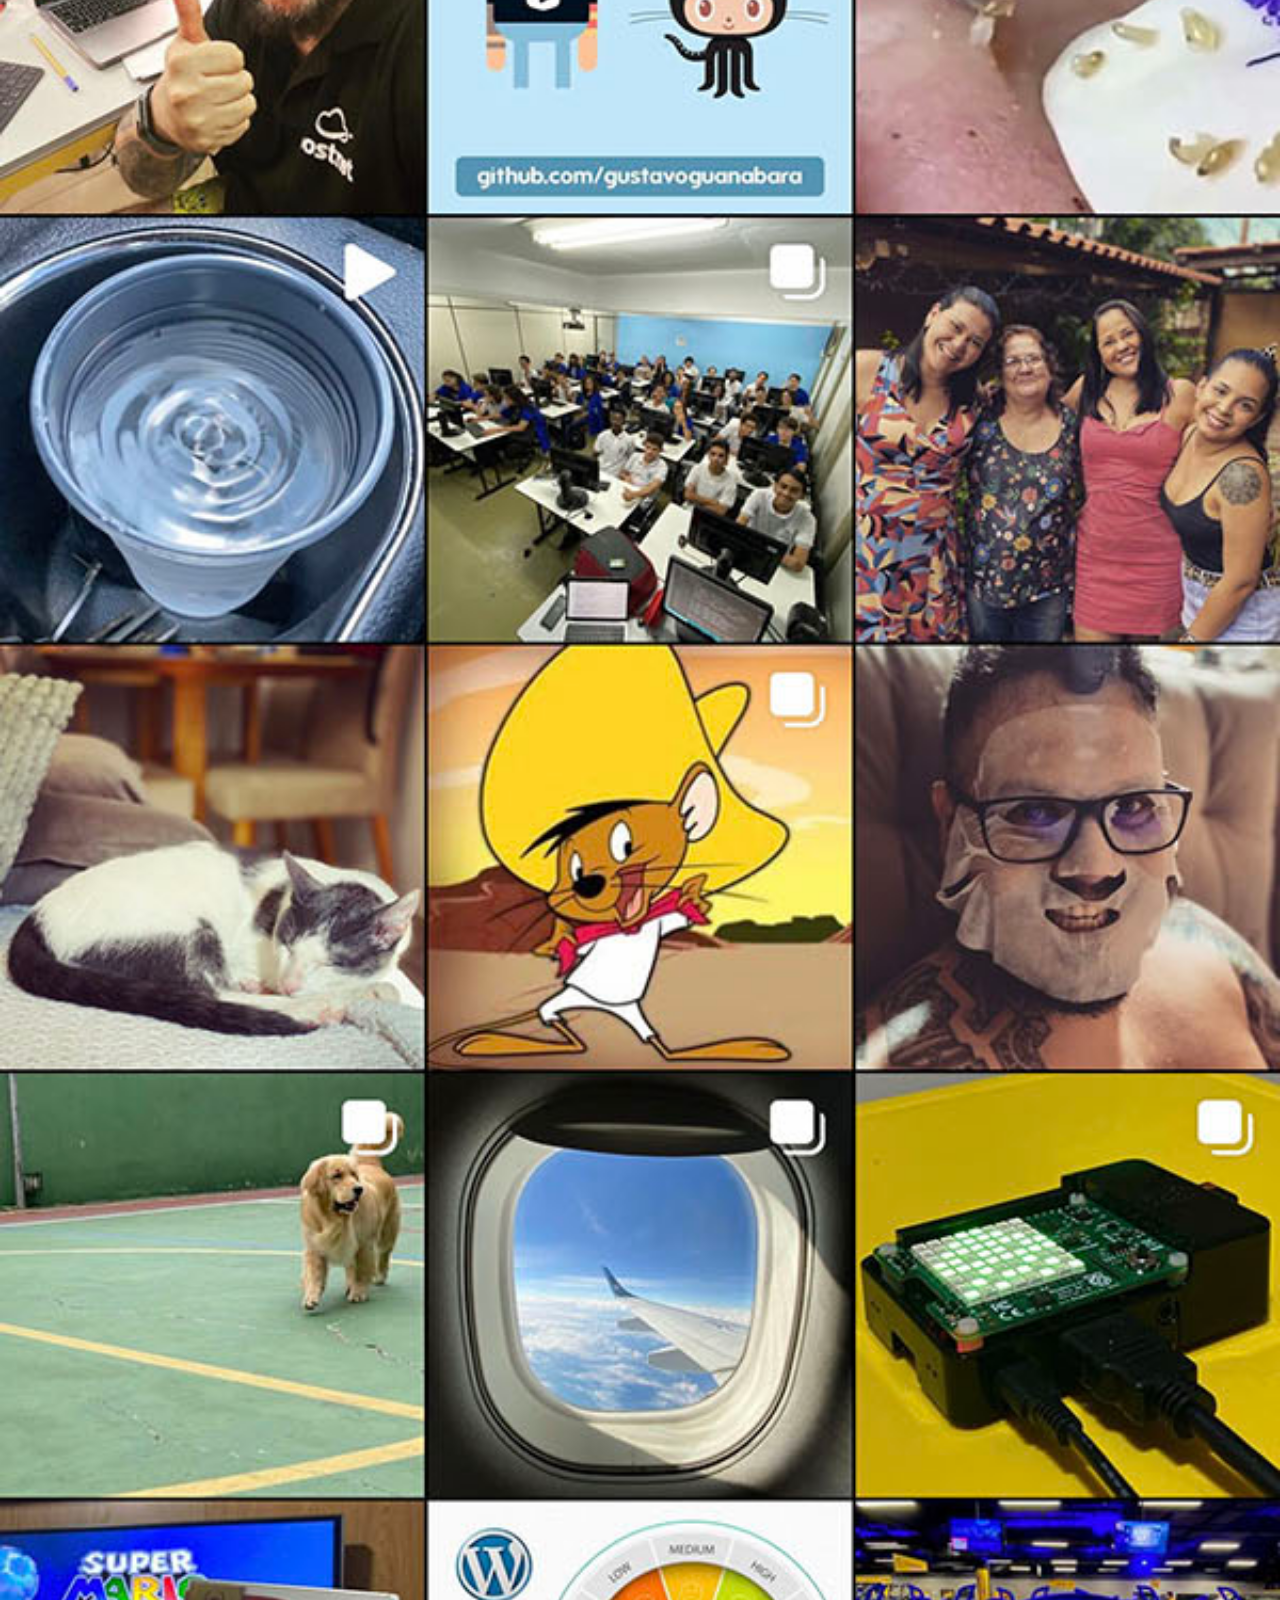
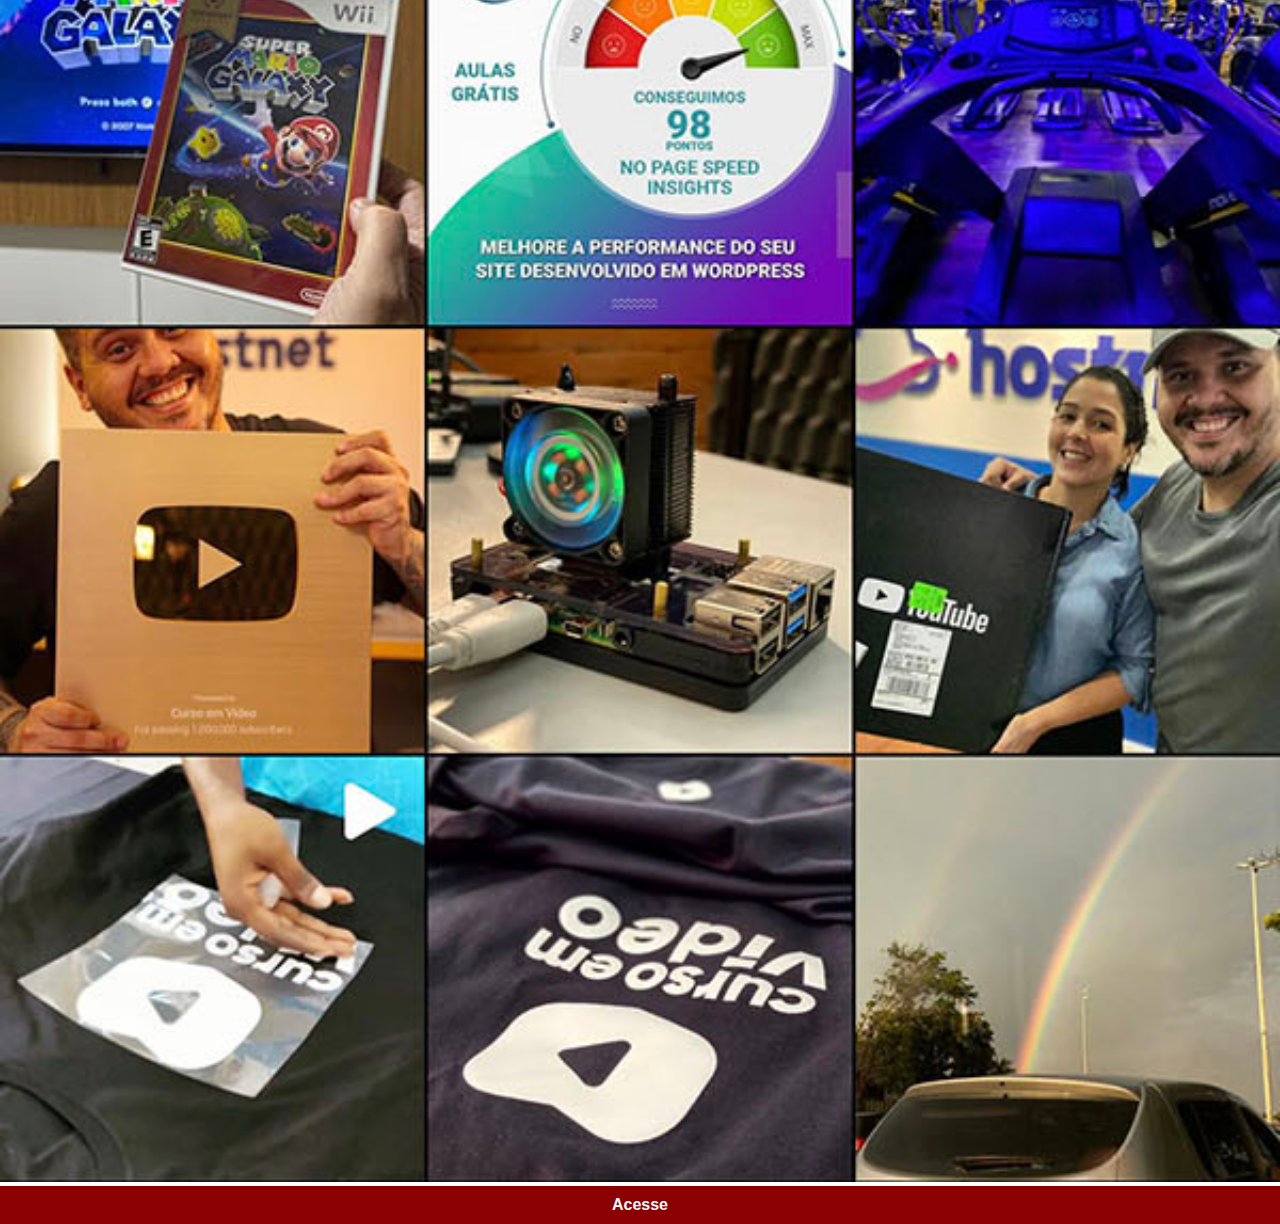
<file: instagram.html>
<!DOCTYPE html>
<html lang="pt-br">
<head>
    <meta charset="UTF-8">
    <meta http-equiv="X-UA-Compatible" content="IE=edge">
    <meta name="viewport" content="width=device-width, initial-scale=1.0">
    <link rel="stylesheet" href="estilos/social.css">
    <title>Youtube</title>
</head>
<body>
    <img src="imagens/tela-instagram.jpg" alt="">
    <a href="https://instagram.com" target="_blank">Acesse</a>
</body>
</html>
</file>
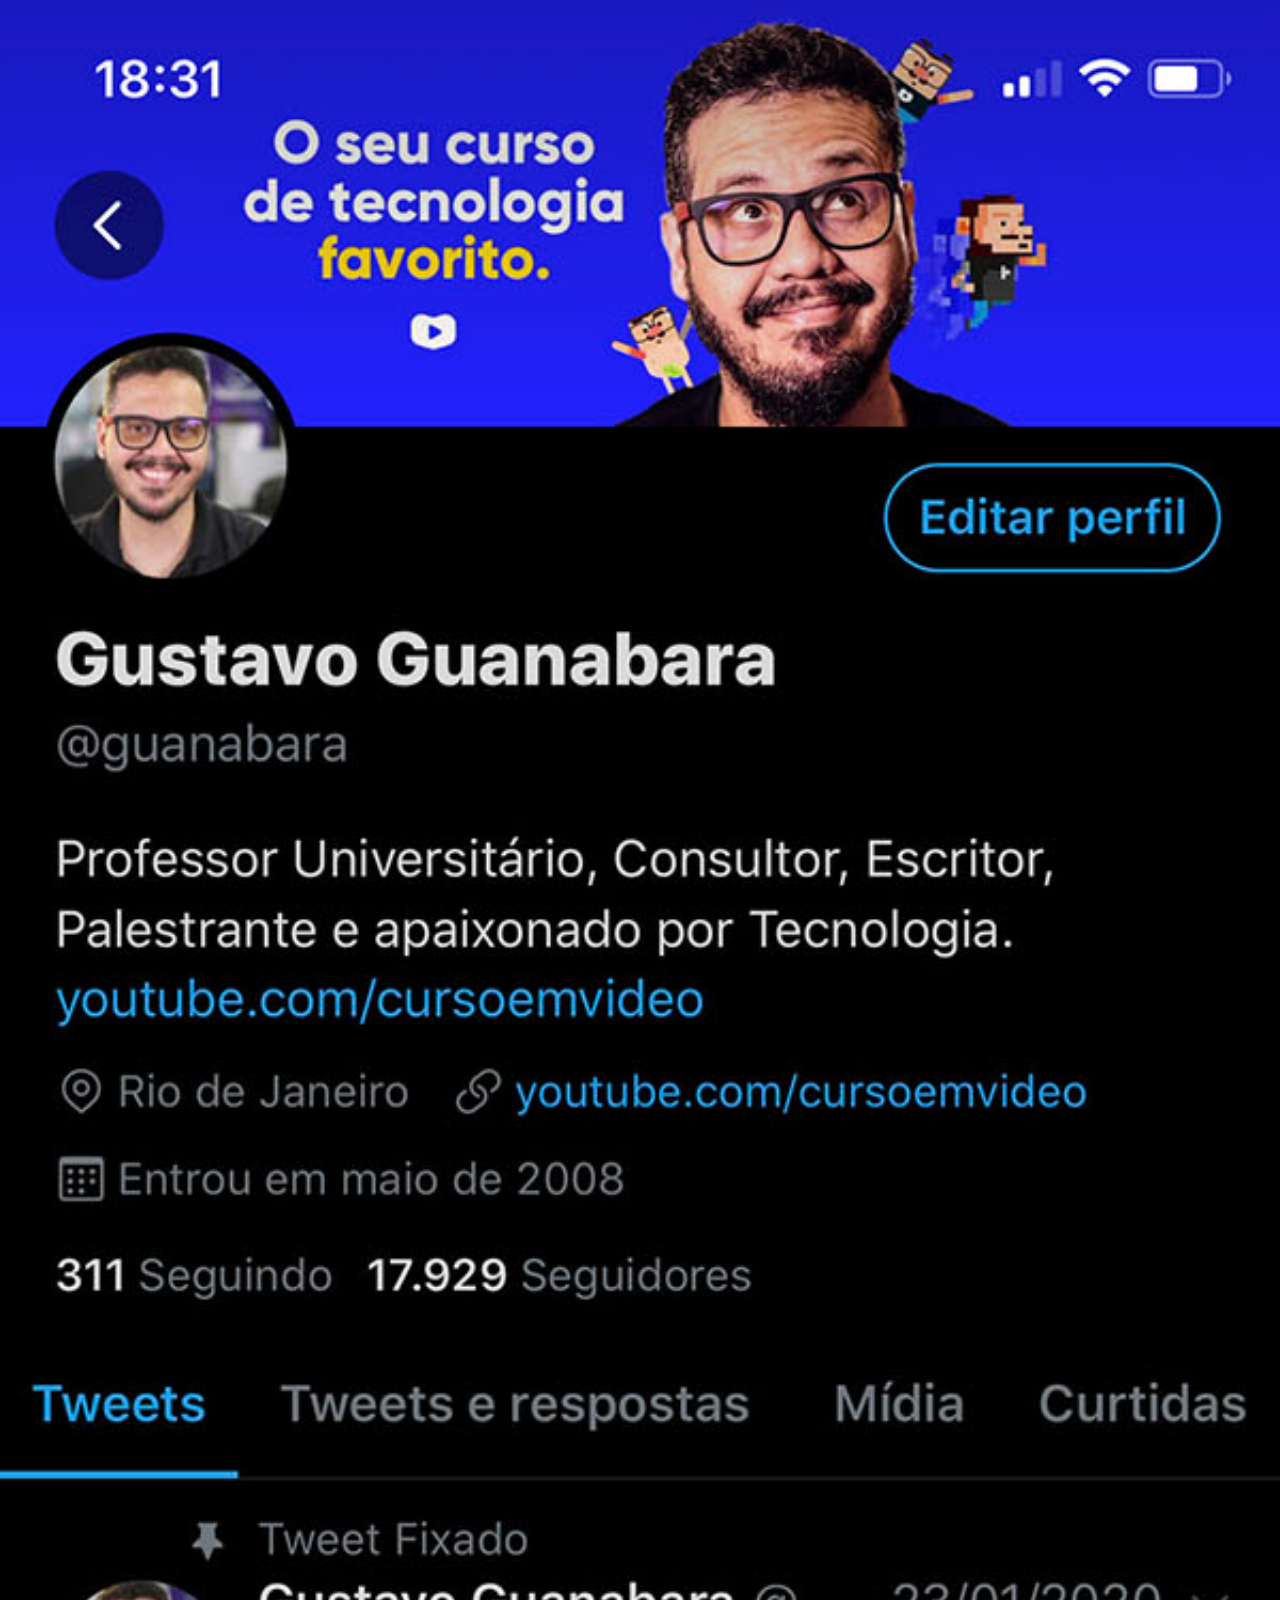
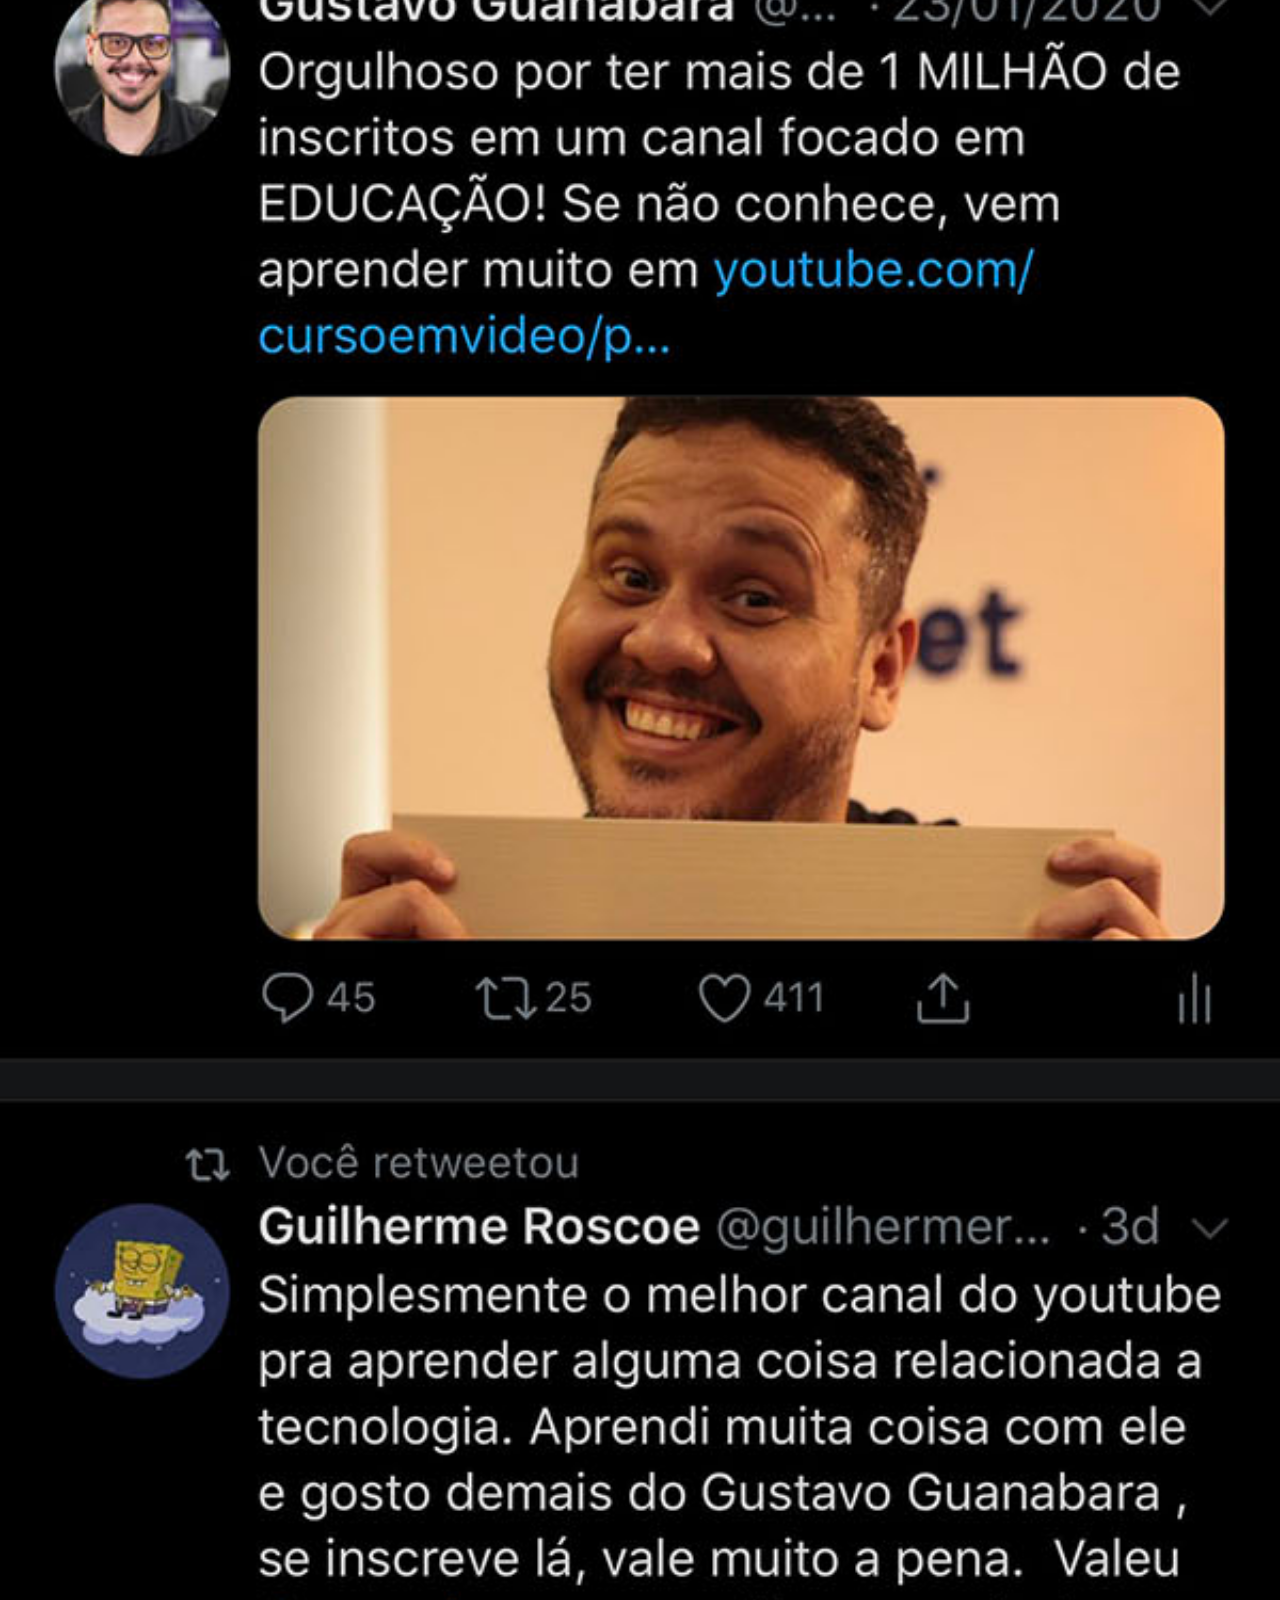
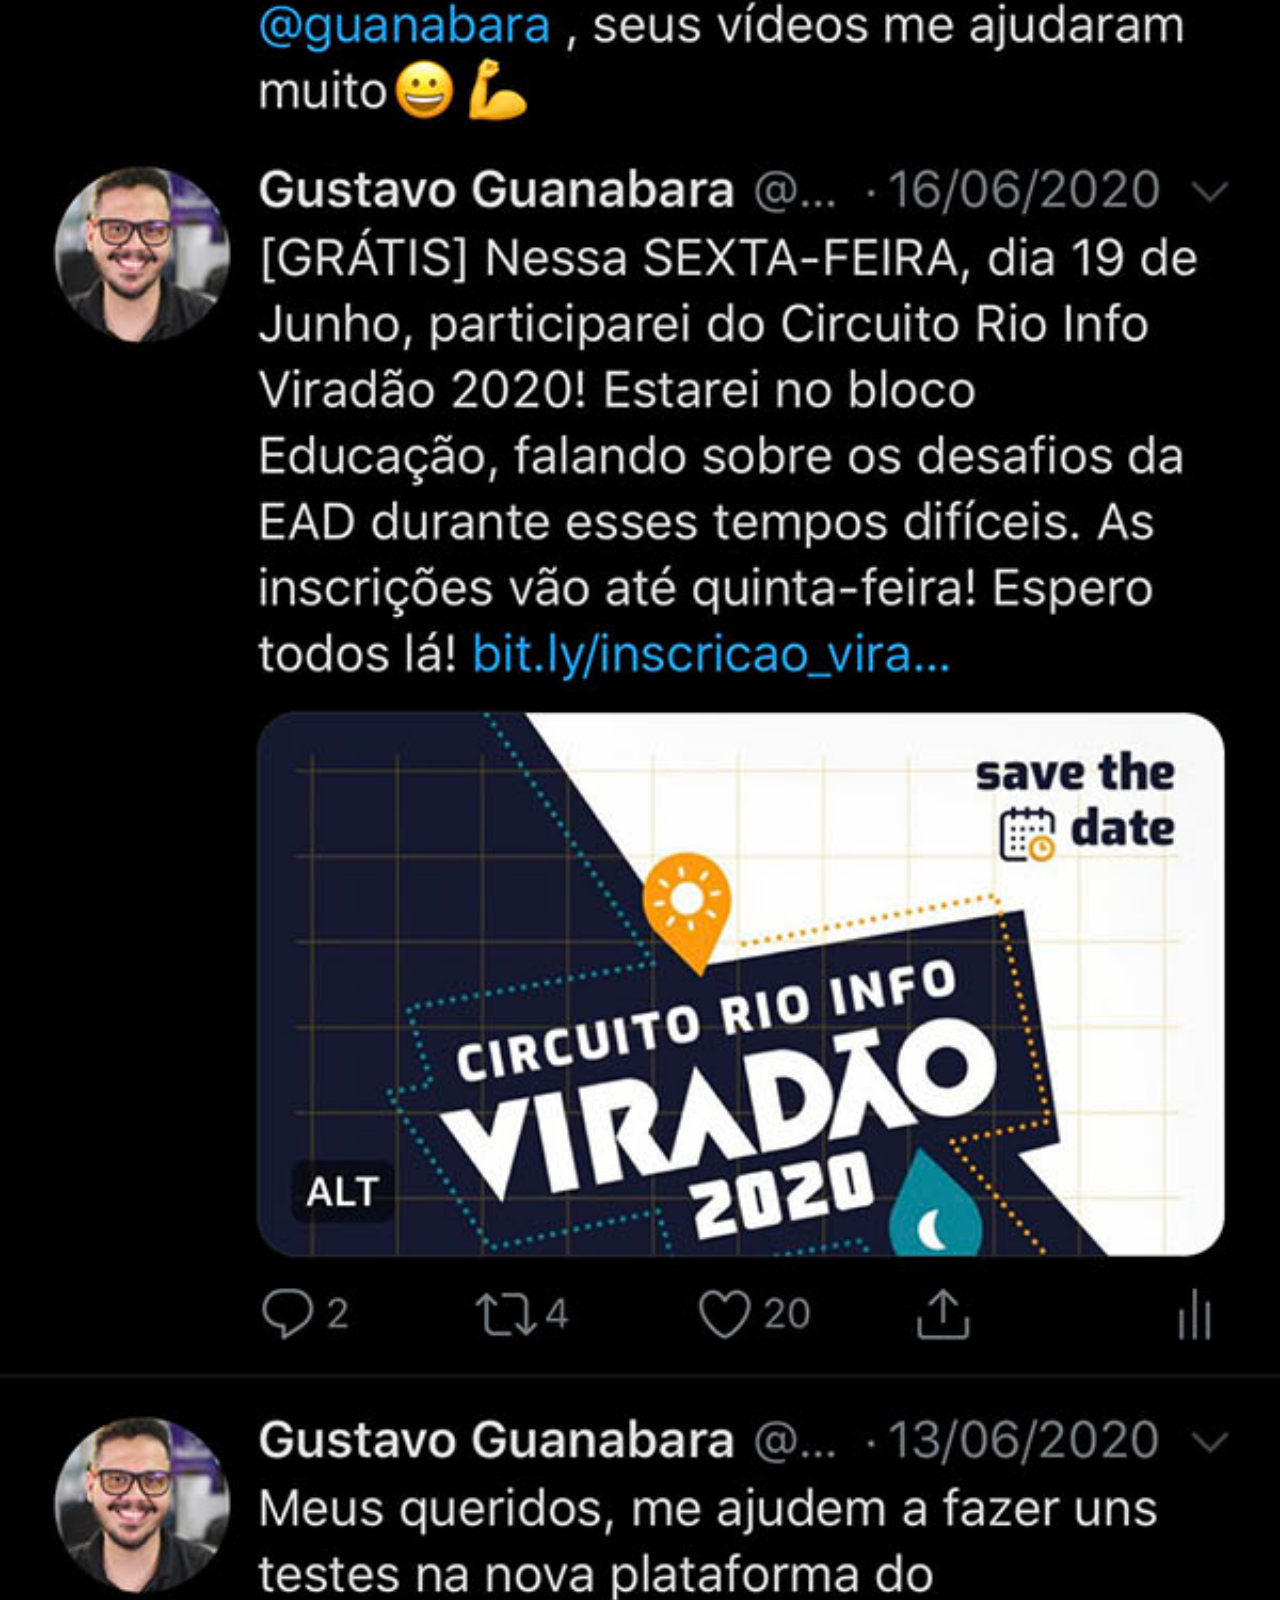
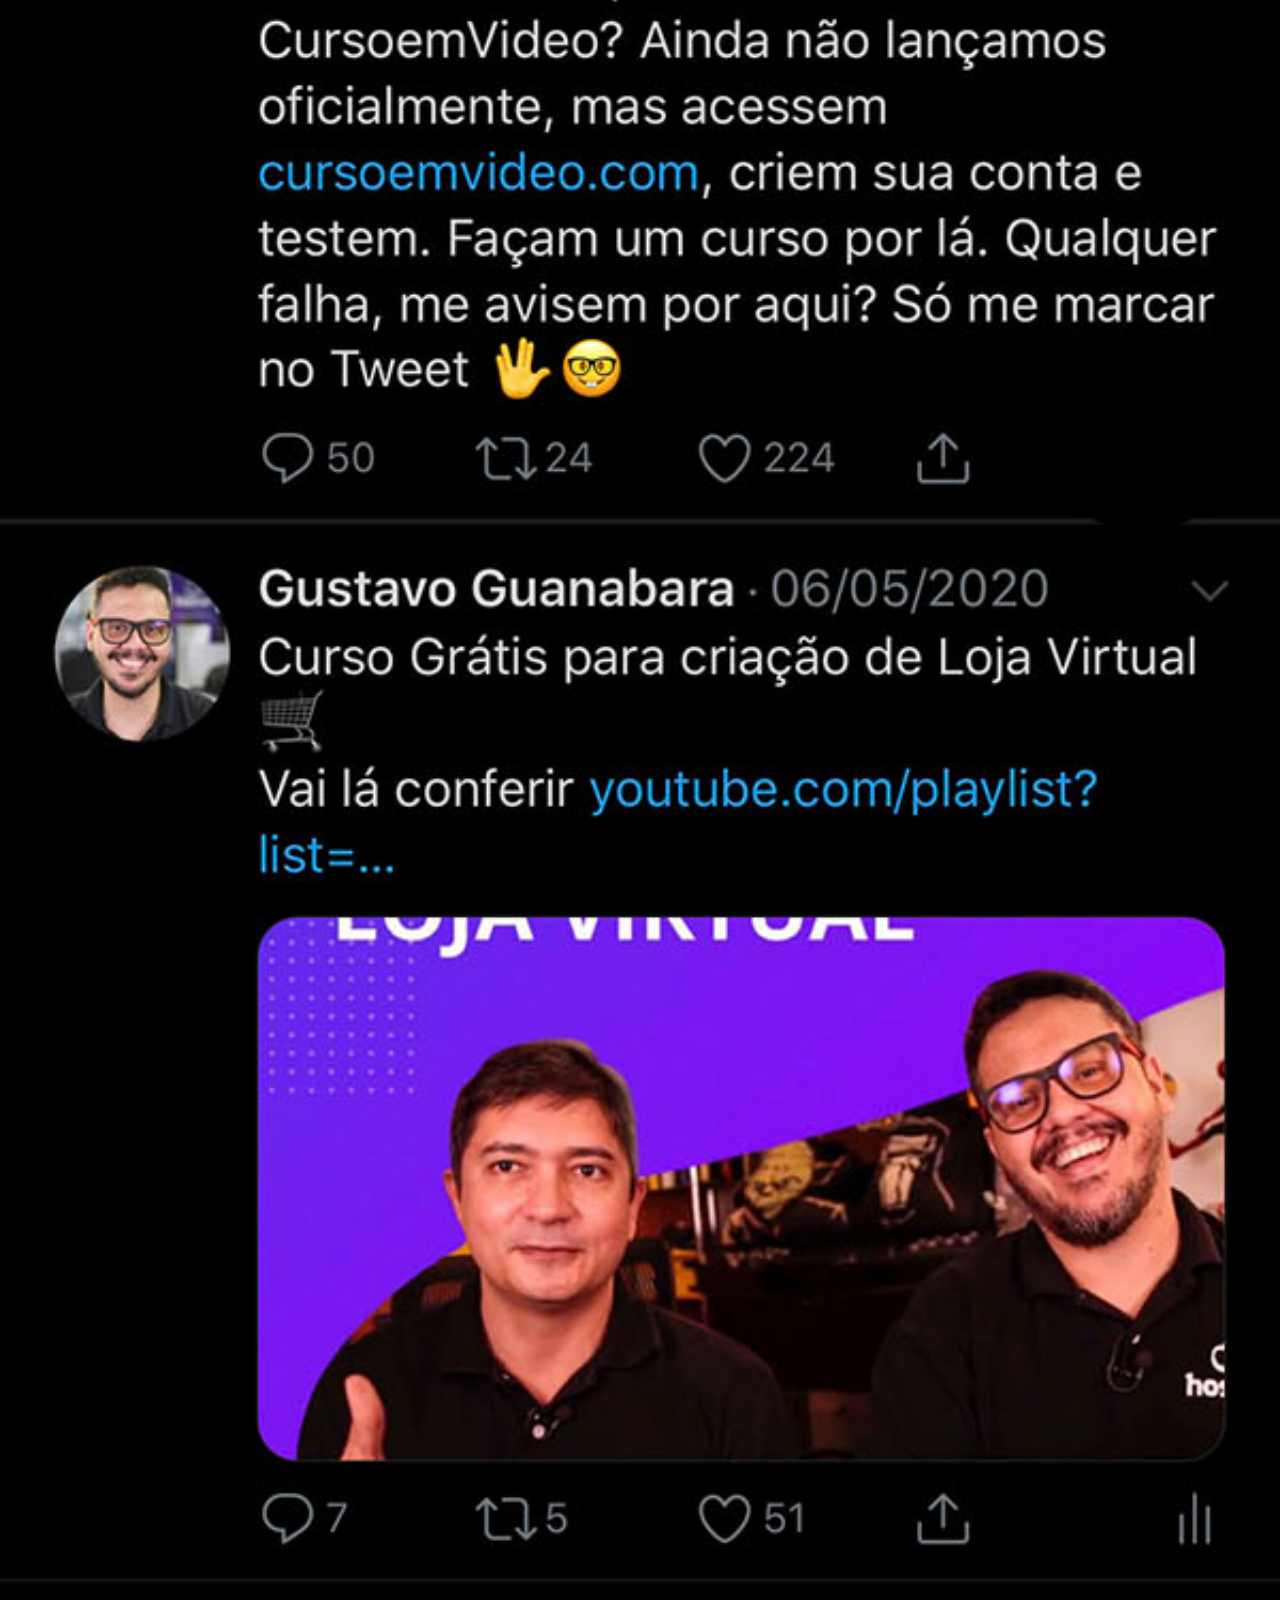
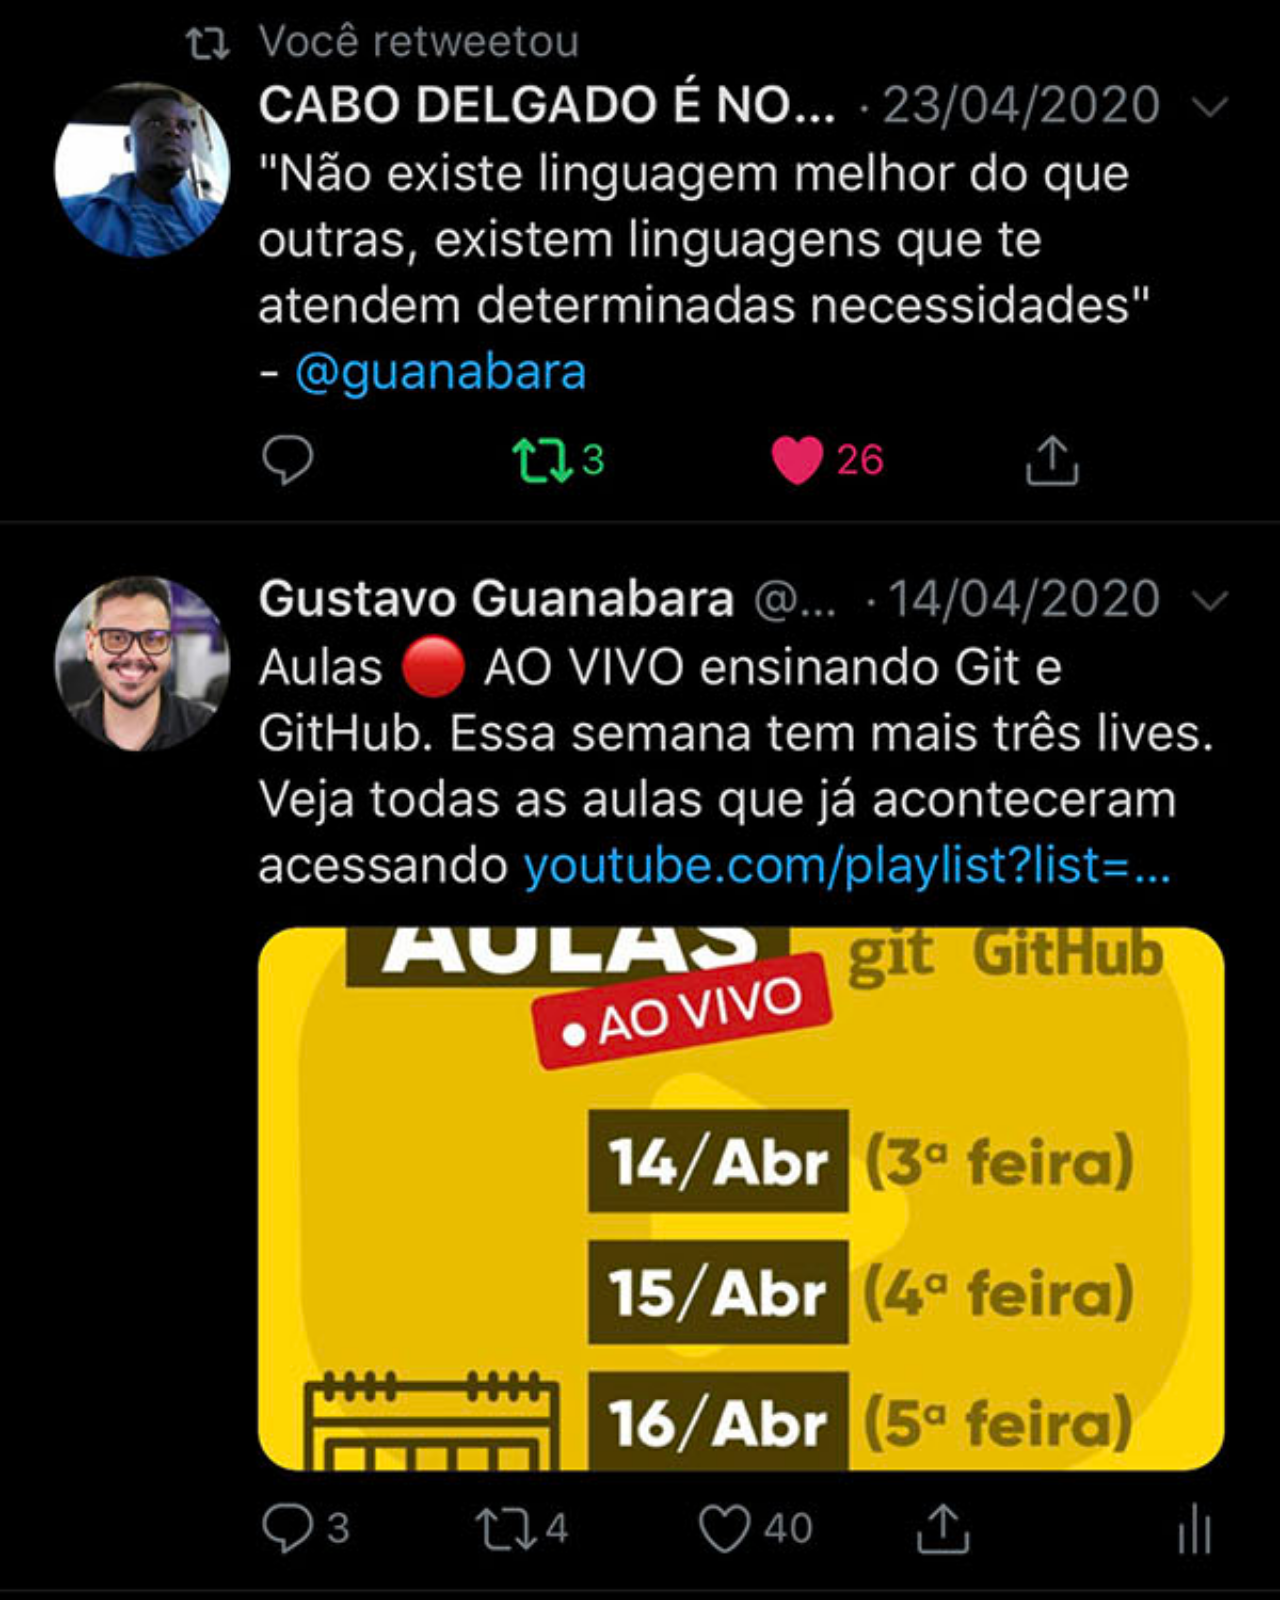
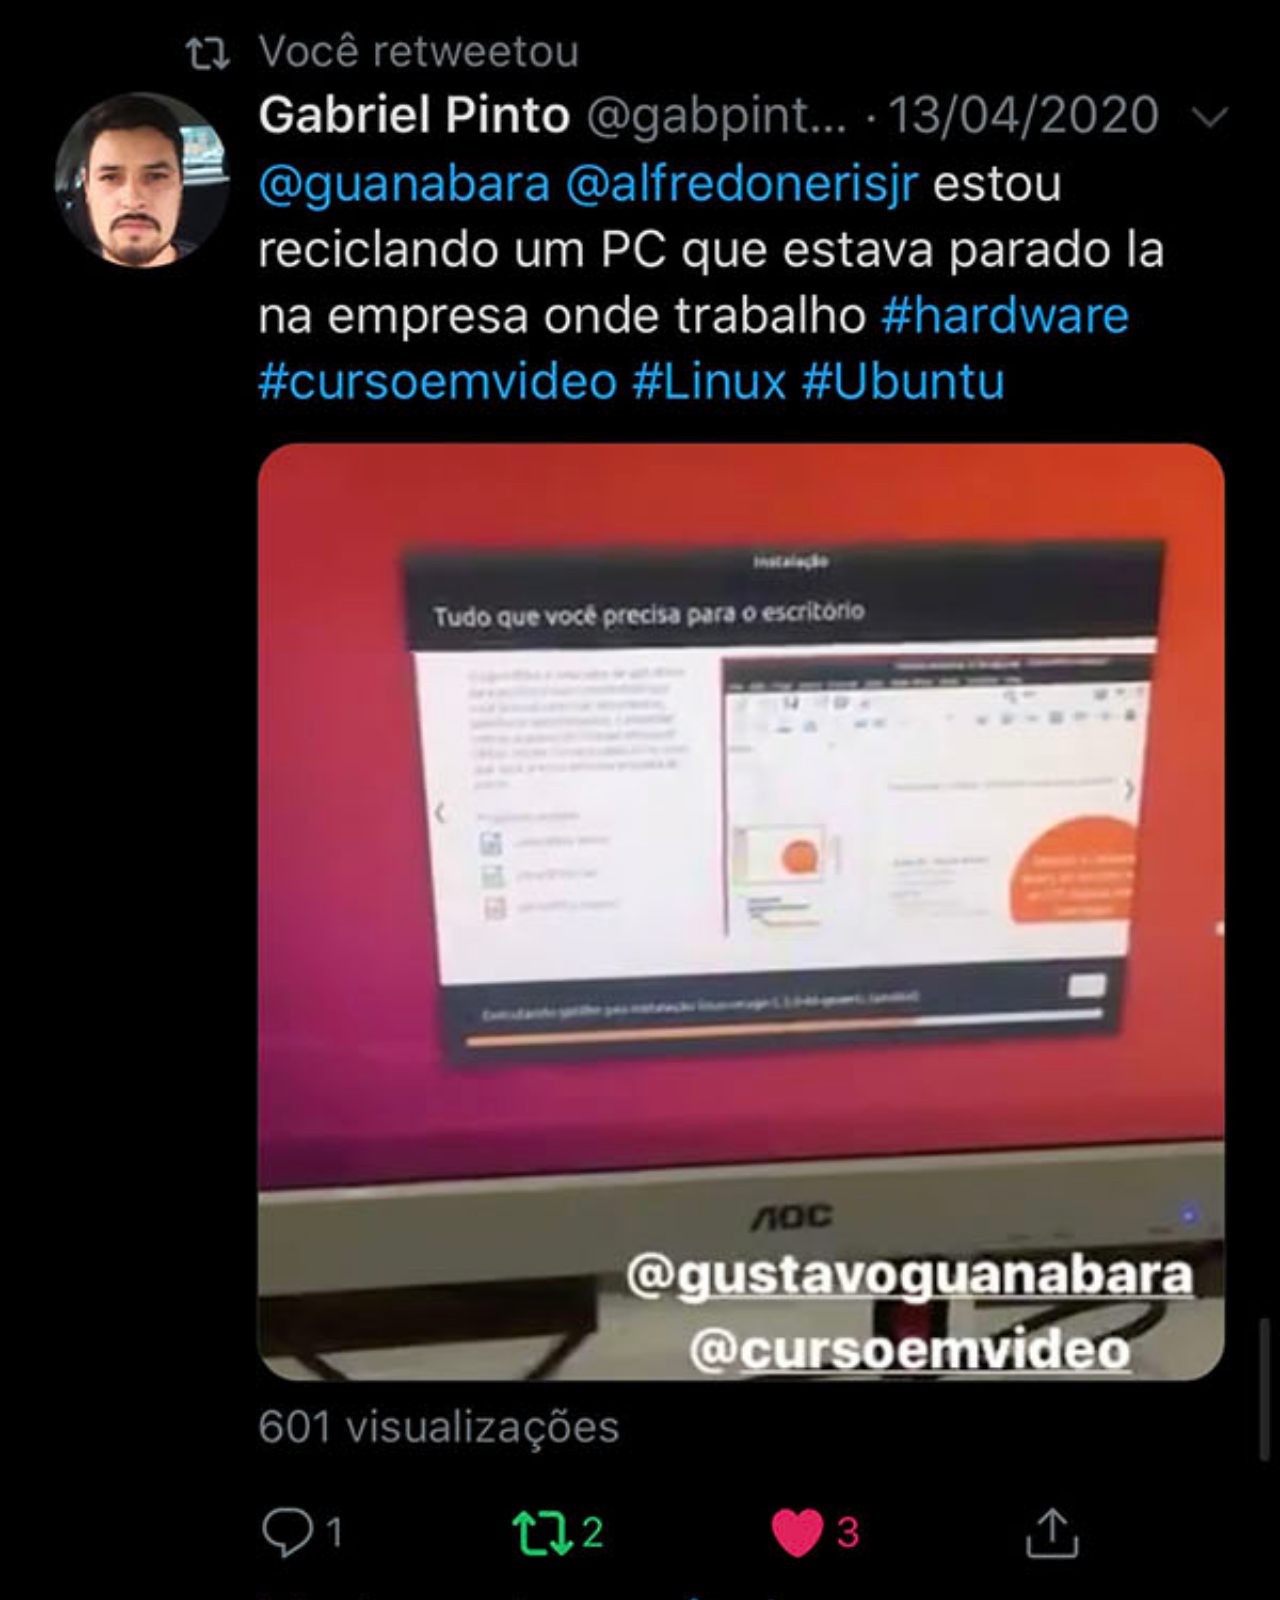
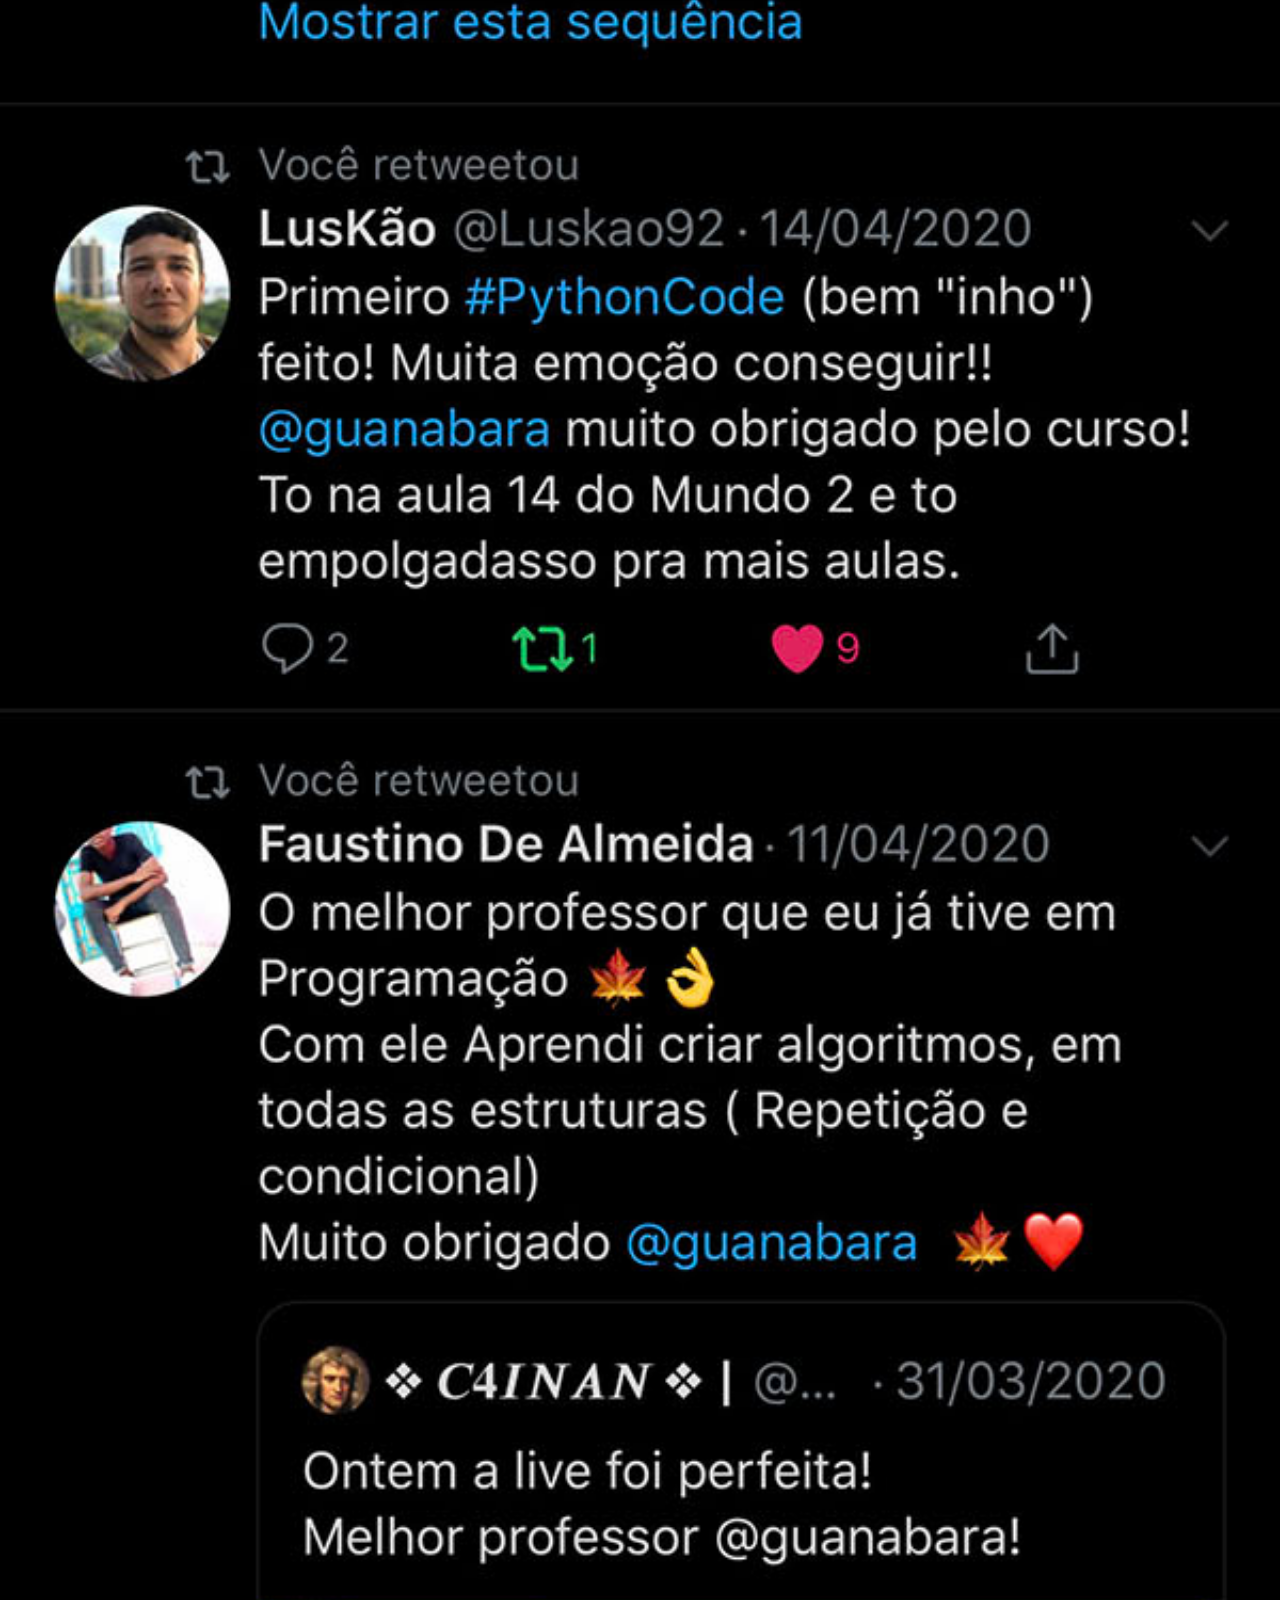
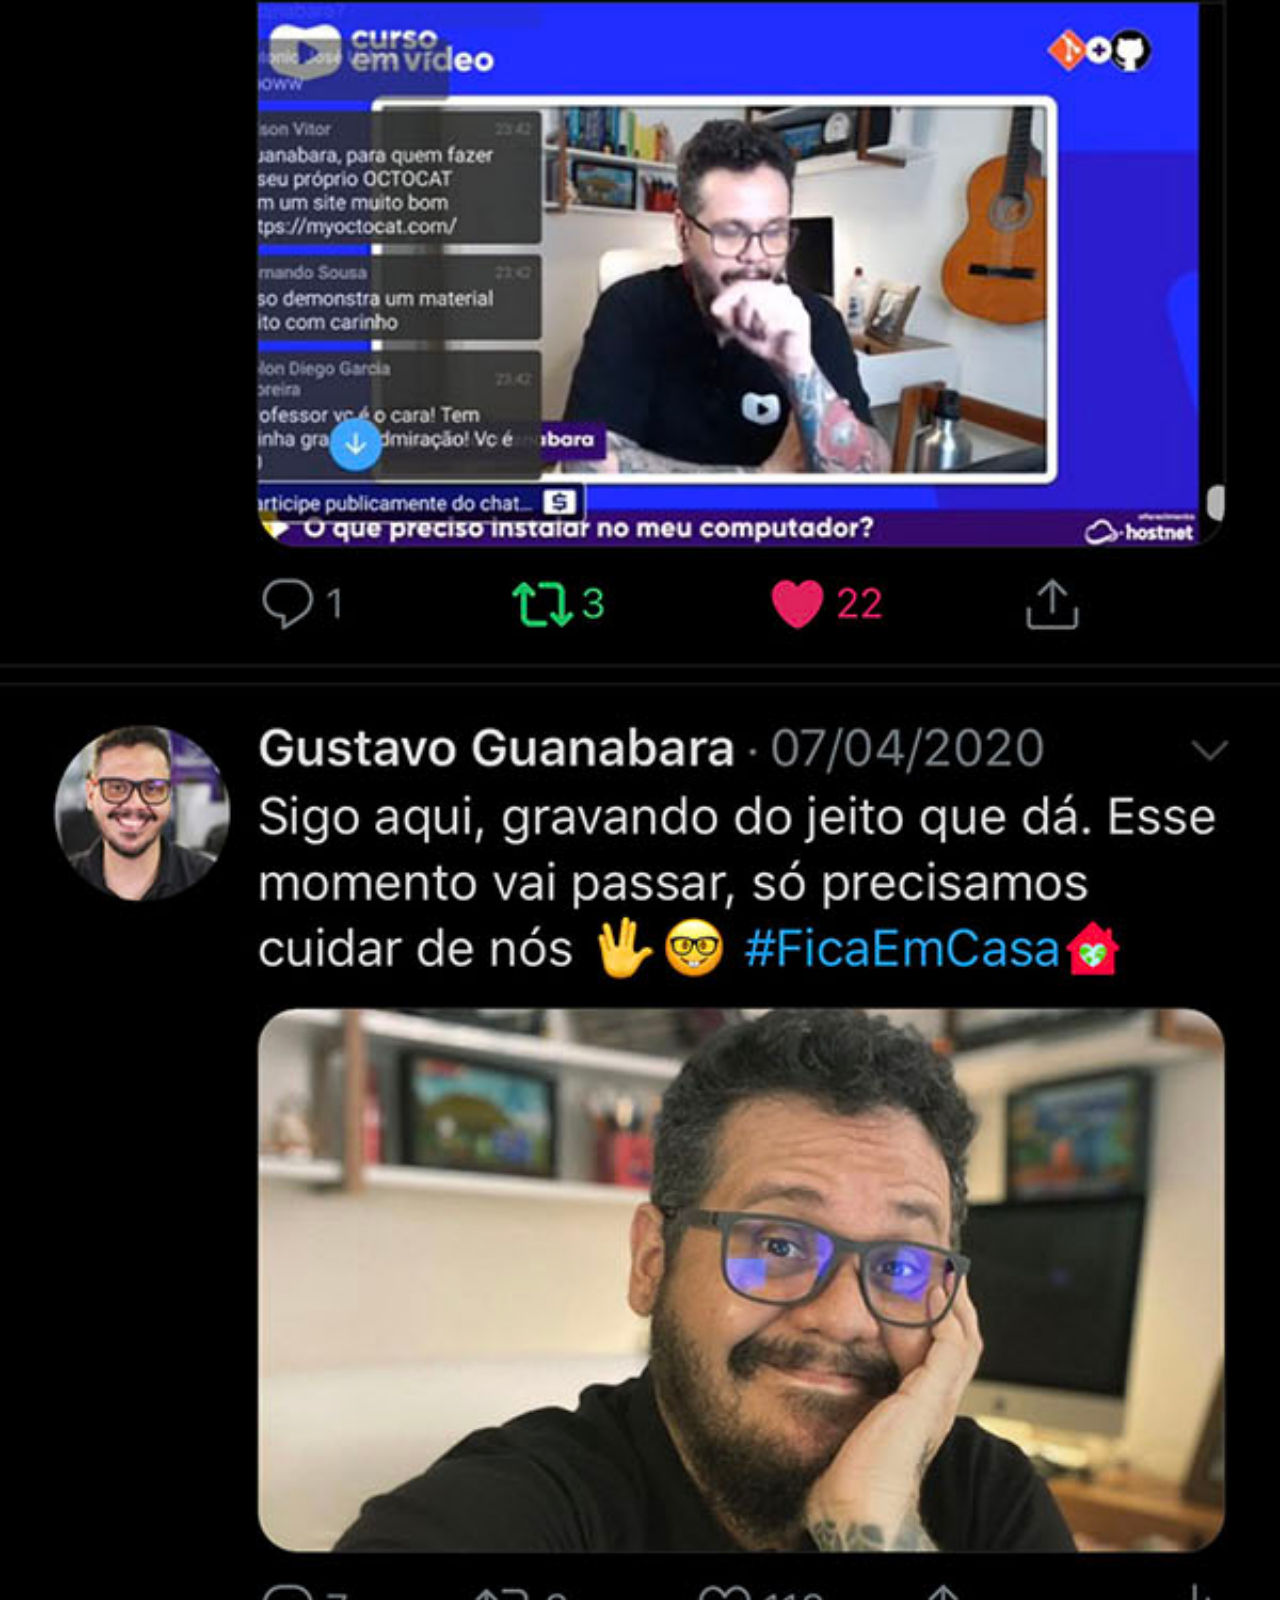
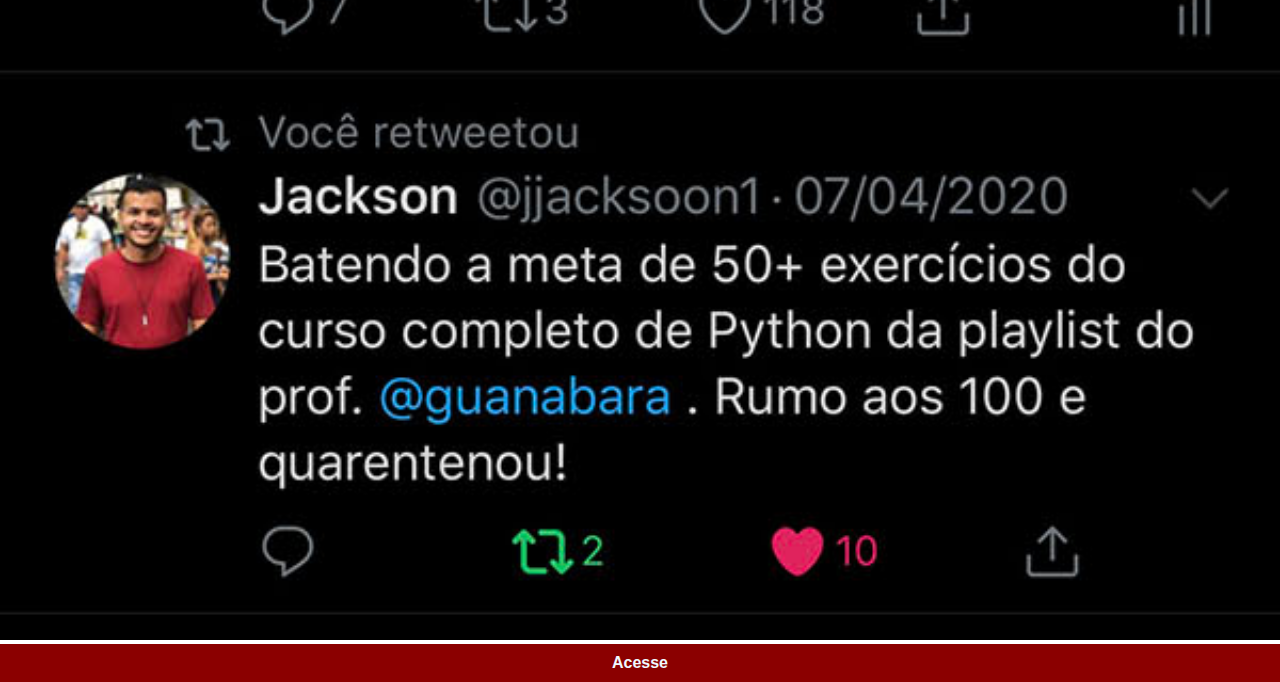
<file: twitter.html>
<!DOCTYPE html>
<html lang="pt-br">
<head>
    <meta charset="UTF-8">
    <meta http-equiv="X-UA-Compatible" content="IE=edge">
    <meta name="viewport" content="width=device-width, initial-scale=1.0">
    <link rel="stylesheet" href="estilos/social.css">
    <title>Youtube</title>
</head>
<body>
    <img src="imagens/tela-twitter.jpg" alt="">
    <a href="https://twitter.com" target="_blank">Acesse</a>
</body>
</html>
</file>
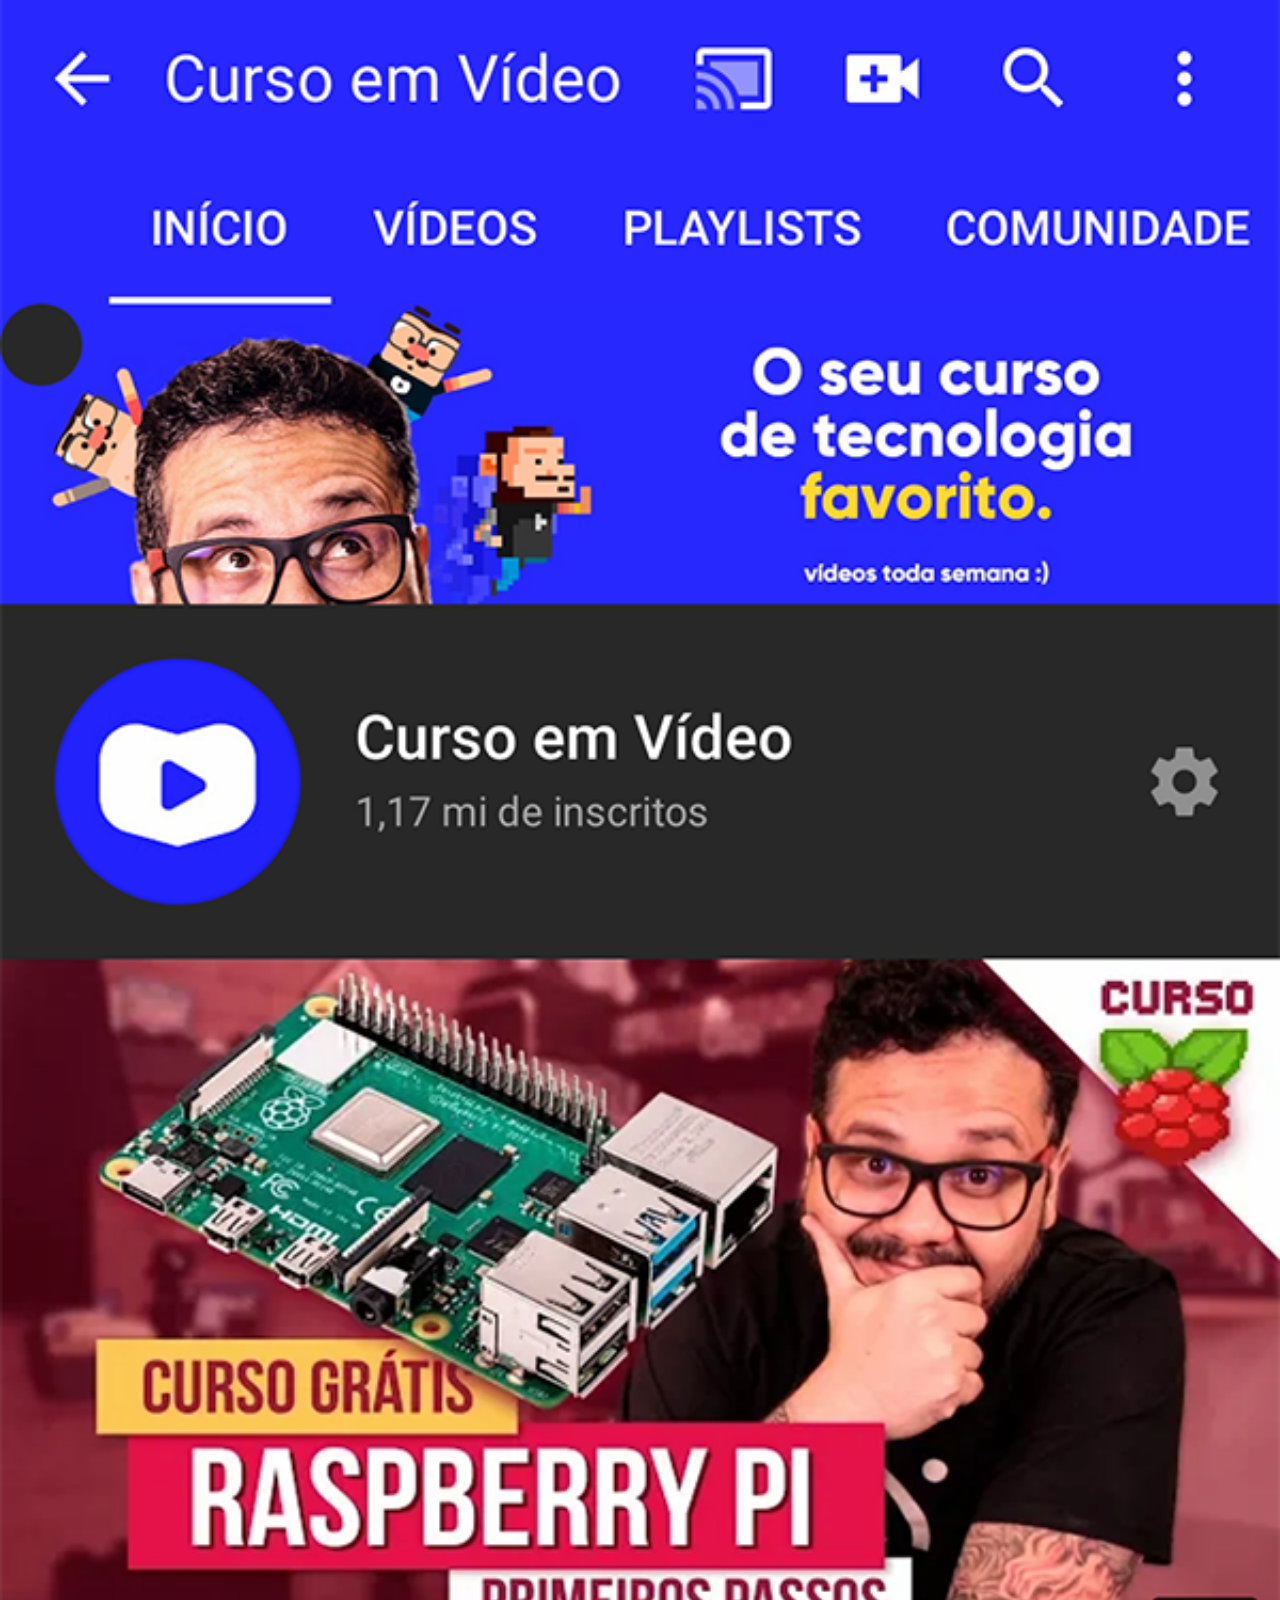
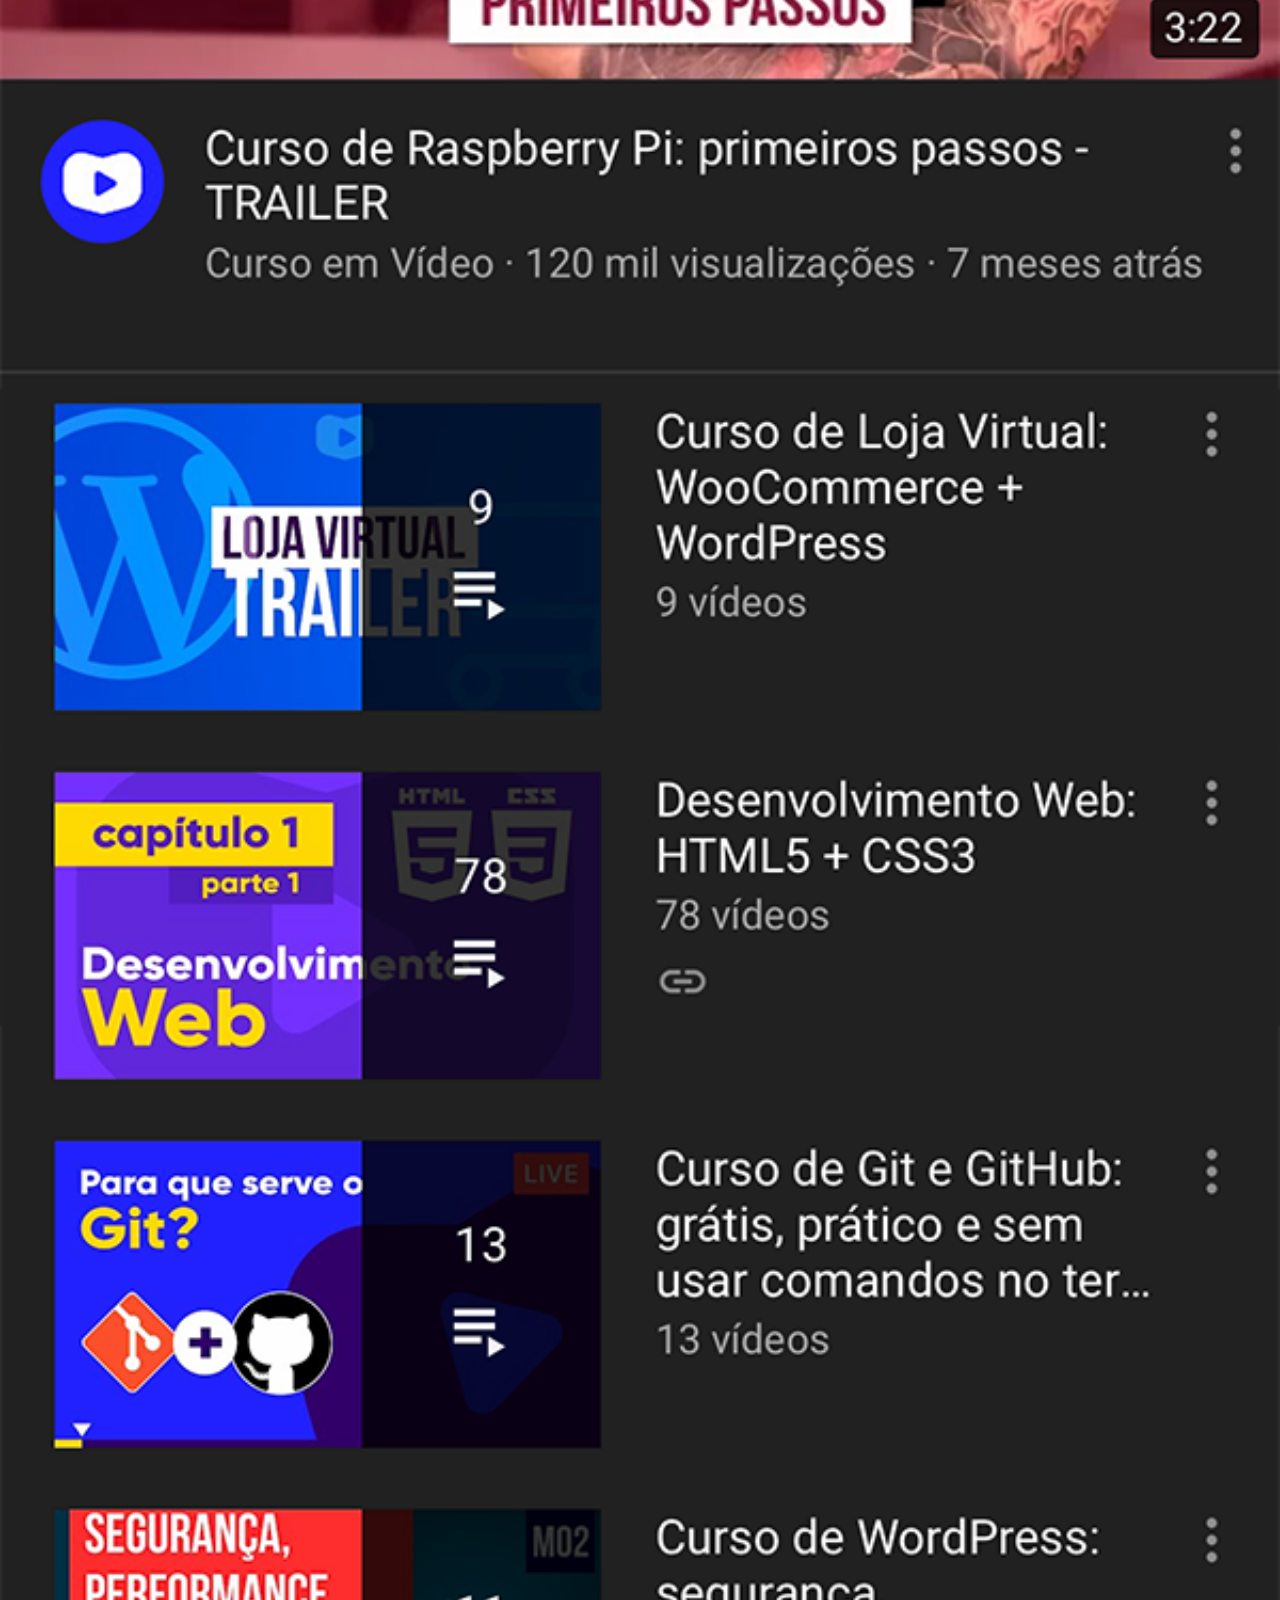
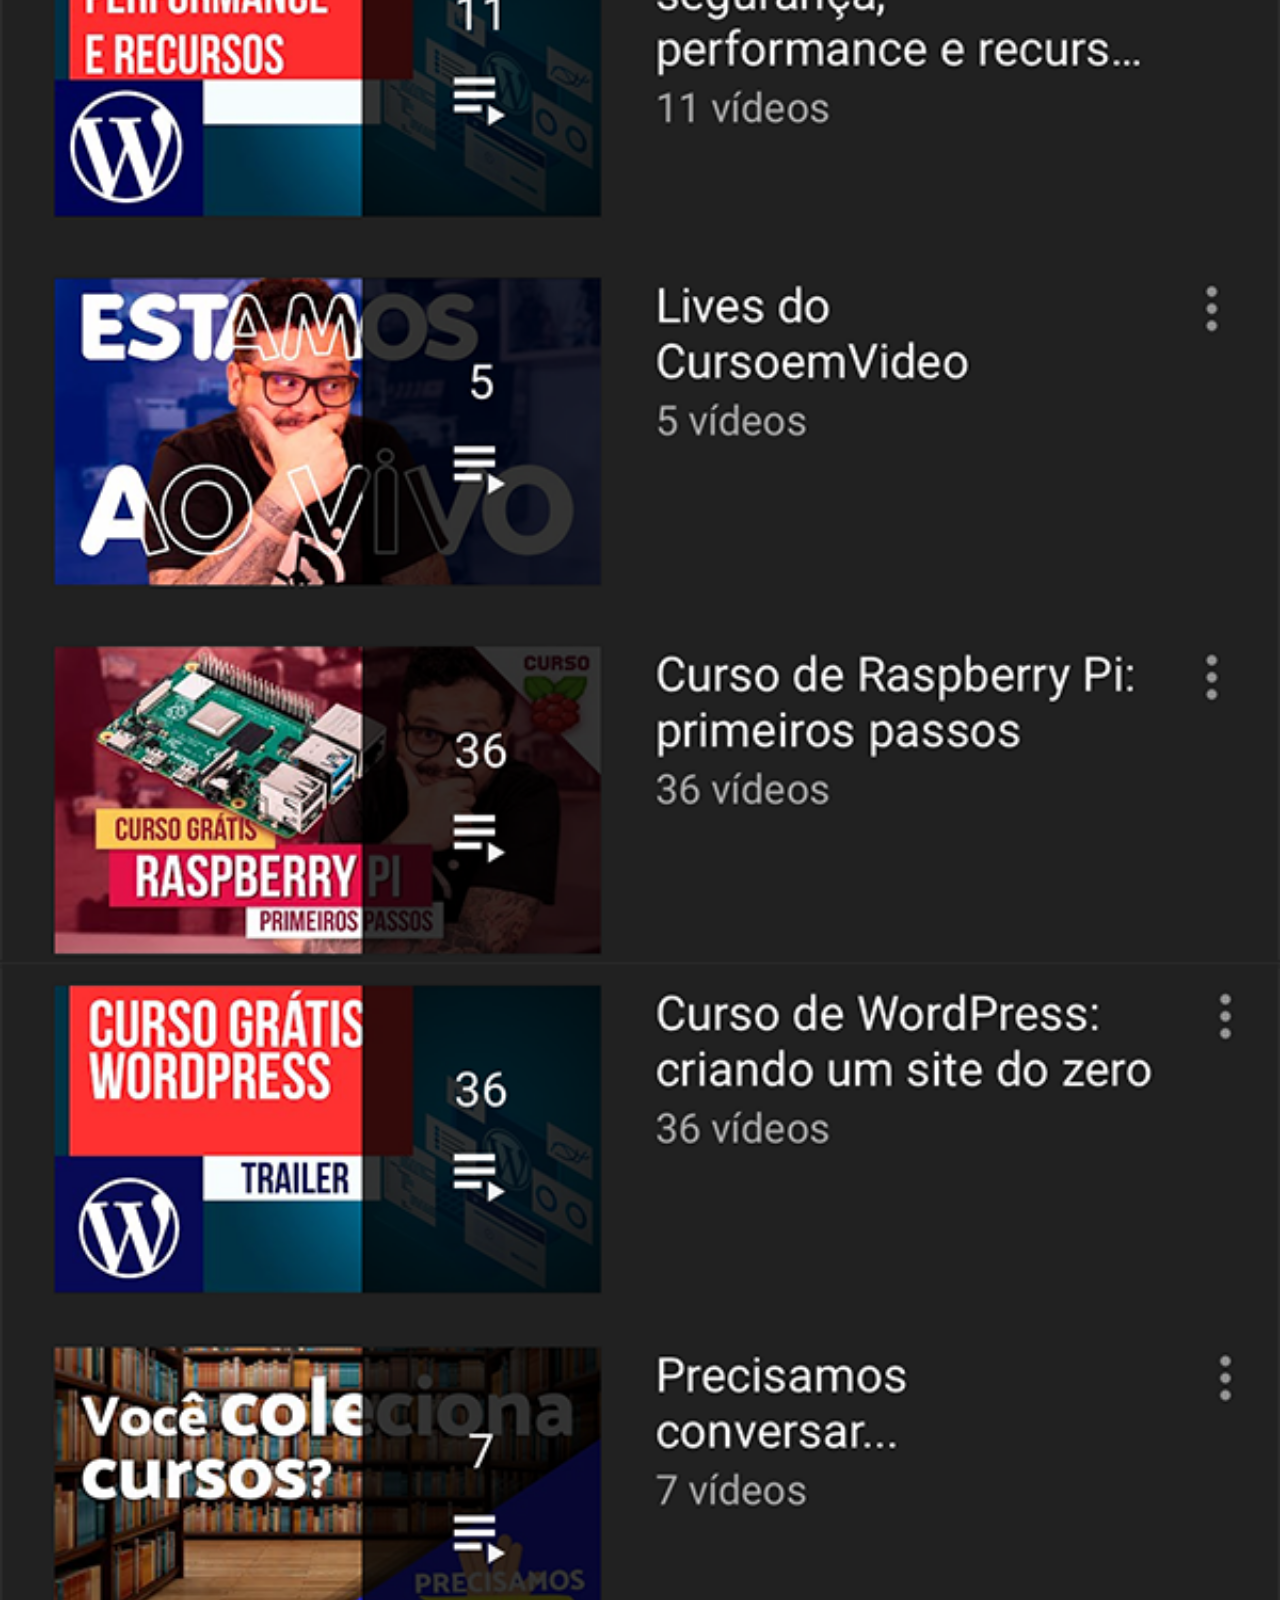
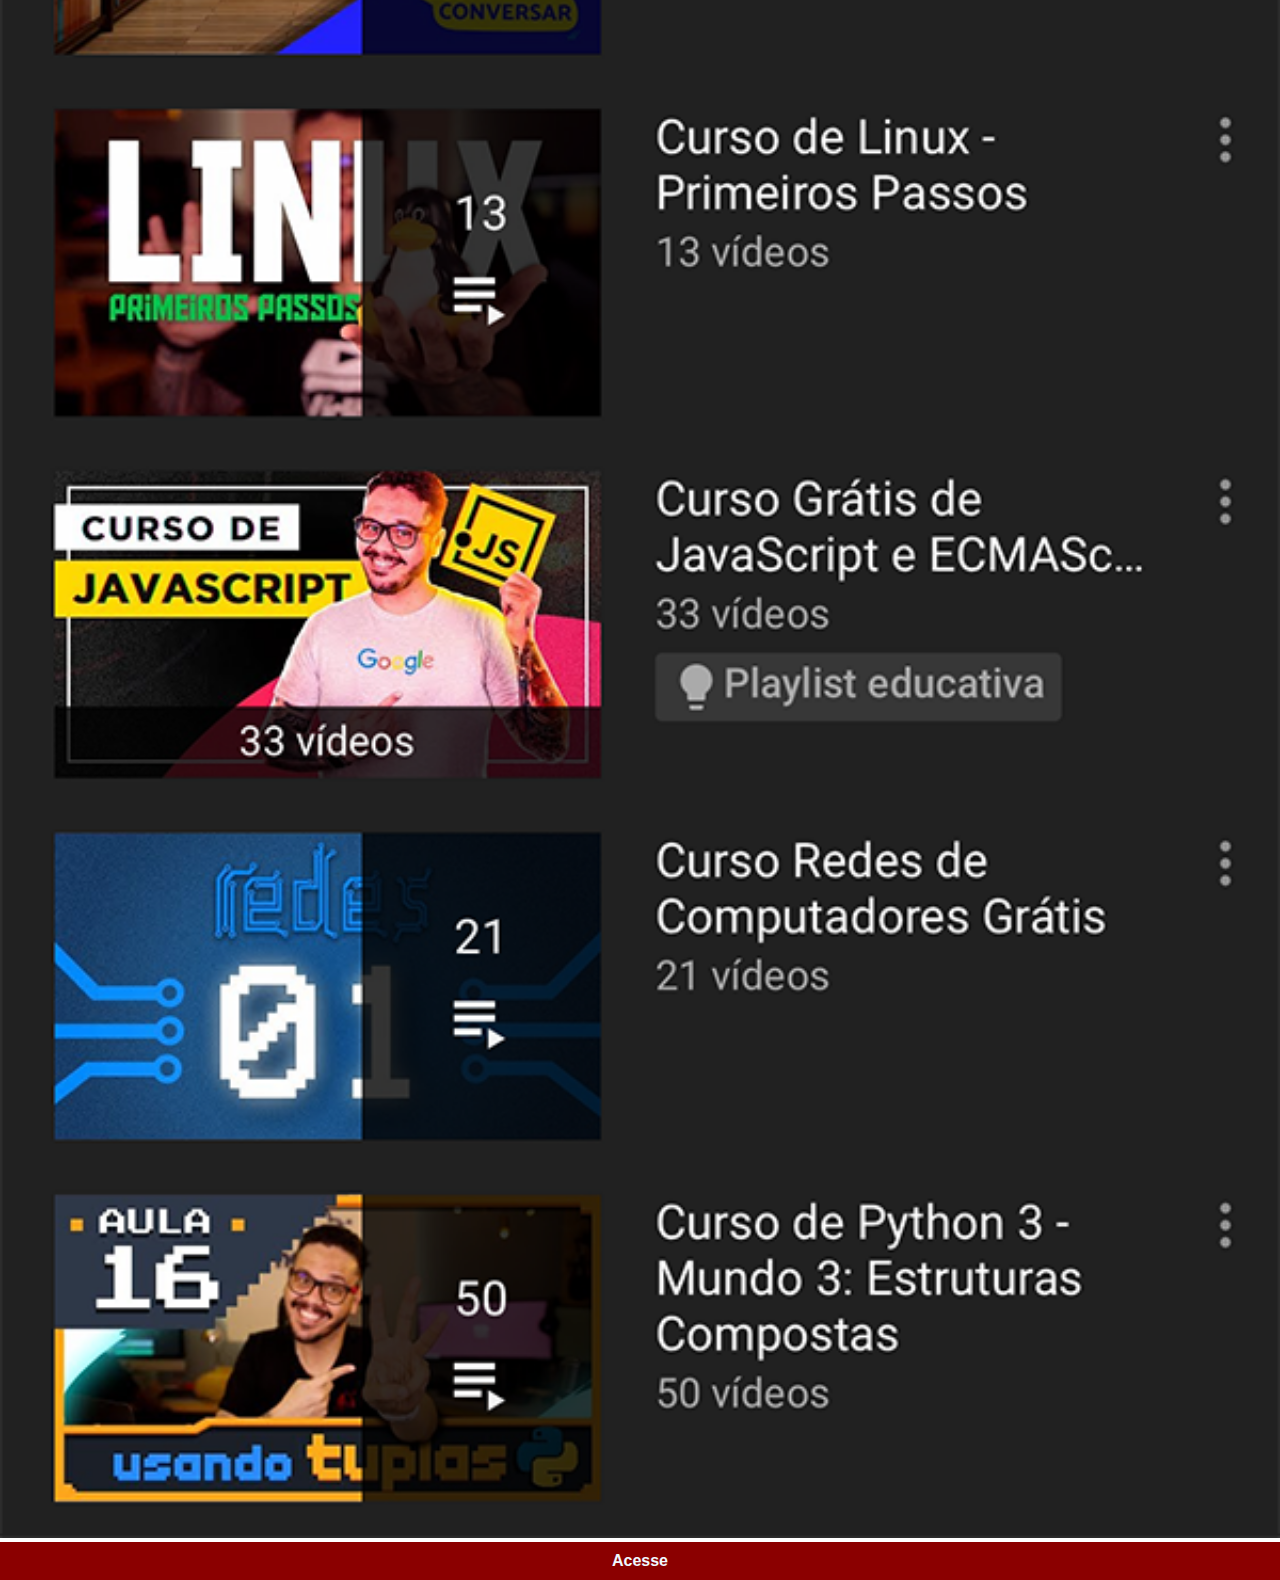
<file: youtube.html>
<!DOCTYPE html>
<html lang="pt-br">
<head>
    <meta charset="UTF-8">
    <meta http-equiv="X-UA-Compatible" content="IE=edge">
    <meta name="viewport" content="width=device-width, initial-scale=1.0">
    <link rel="stylesheet" href="estilos/social.css">
    <title>Youtube</title>
</head>
<body>
    <img src="imagens/tela-youtube.png" alt="">
    <a href="https://youtube.com/cursoemvideo" target="_blank">Acesse</a>
</body>
</html>
</file>
<file: estilos/style.css>
@charset "UTF-8";

*{
    margin: 0px;
    padding: 0px;
    font-family: Arial, Helvetica, sans-serif;
}

html,body{
    height: 100vh;
    width: 100vw;
}
body{
    background: url('../imagens/fundo-madeira.jpg') no-repeat top center;
    background-size: cover;
    background-attachment: fixed;
}

main{
    height: 100vh;
    position: relative;
}

section#telefone{
    position: absolute;
    top: 50%;
    left:50%;
    transform: translate(-50%,-50%);

    height: 627px;
    width: 311px;
    background: url('../imagens/frame-iphone.png') no-repeat;
}

iframe#tela{
    position: relative;
    top: 80px;
    left: 22px;
    width: 267px;
    height: 471px;
}
section#redes-sociais{
    text-align: right;
}
section#redes-sociais img{
    width: 50px;
    margin: 10px;
    border-radius: 50%;
    box-shadow: 2px 2px 5px rgba(0, 0, 0, 0.4);
    box-sizing: border-box;
}
section#redes-sociais img:hover{
    border: 2px solid rgba(255, 255, 255, 0.323);
    transform: translate(-3px,-3px);
    box-shadow: 5px 5px 10px rgba(0w, 0, 0, 0.578);
    transition: transform 0.5s;
}
</file>
<file: estilos/social.css>
@charset "UTF-8";

*{
    margin: 0px;
    padding: 0px;
    font-family: Arial, Helvetica, sans-serif;
}
::-webkit-scrollbar{
    width: 0px;
    height: 0px;
}
img{
    width: 100%;
}
a{
    display: block;
    background-color: darkred;
    color: aliceblue;
    padding: 10px;
    text-align: center;
    font-weight: bolder;
    text-decoration: none;
}
a:hover{
    background-color: brown;
}
</file>
